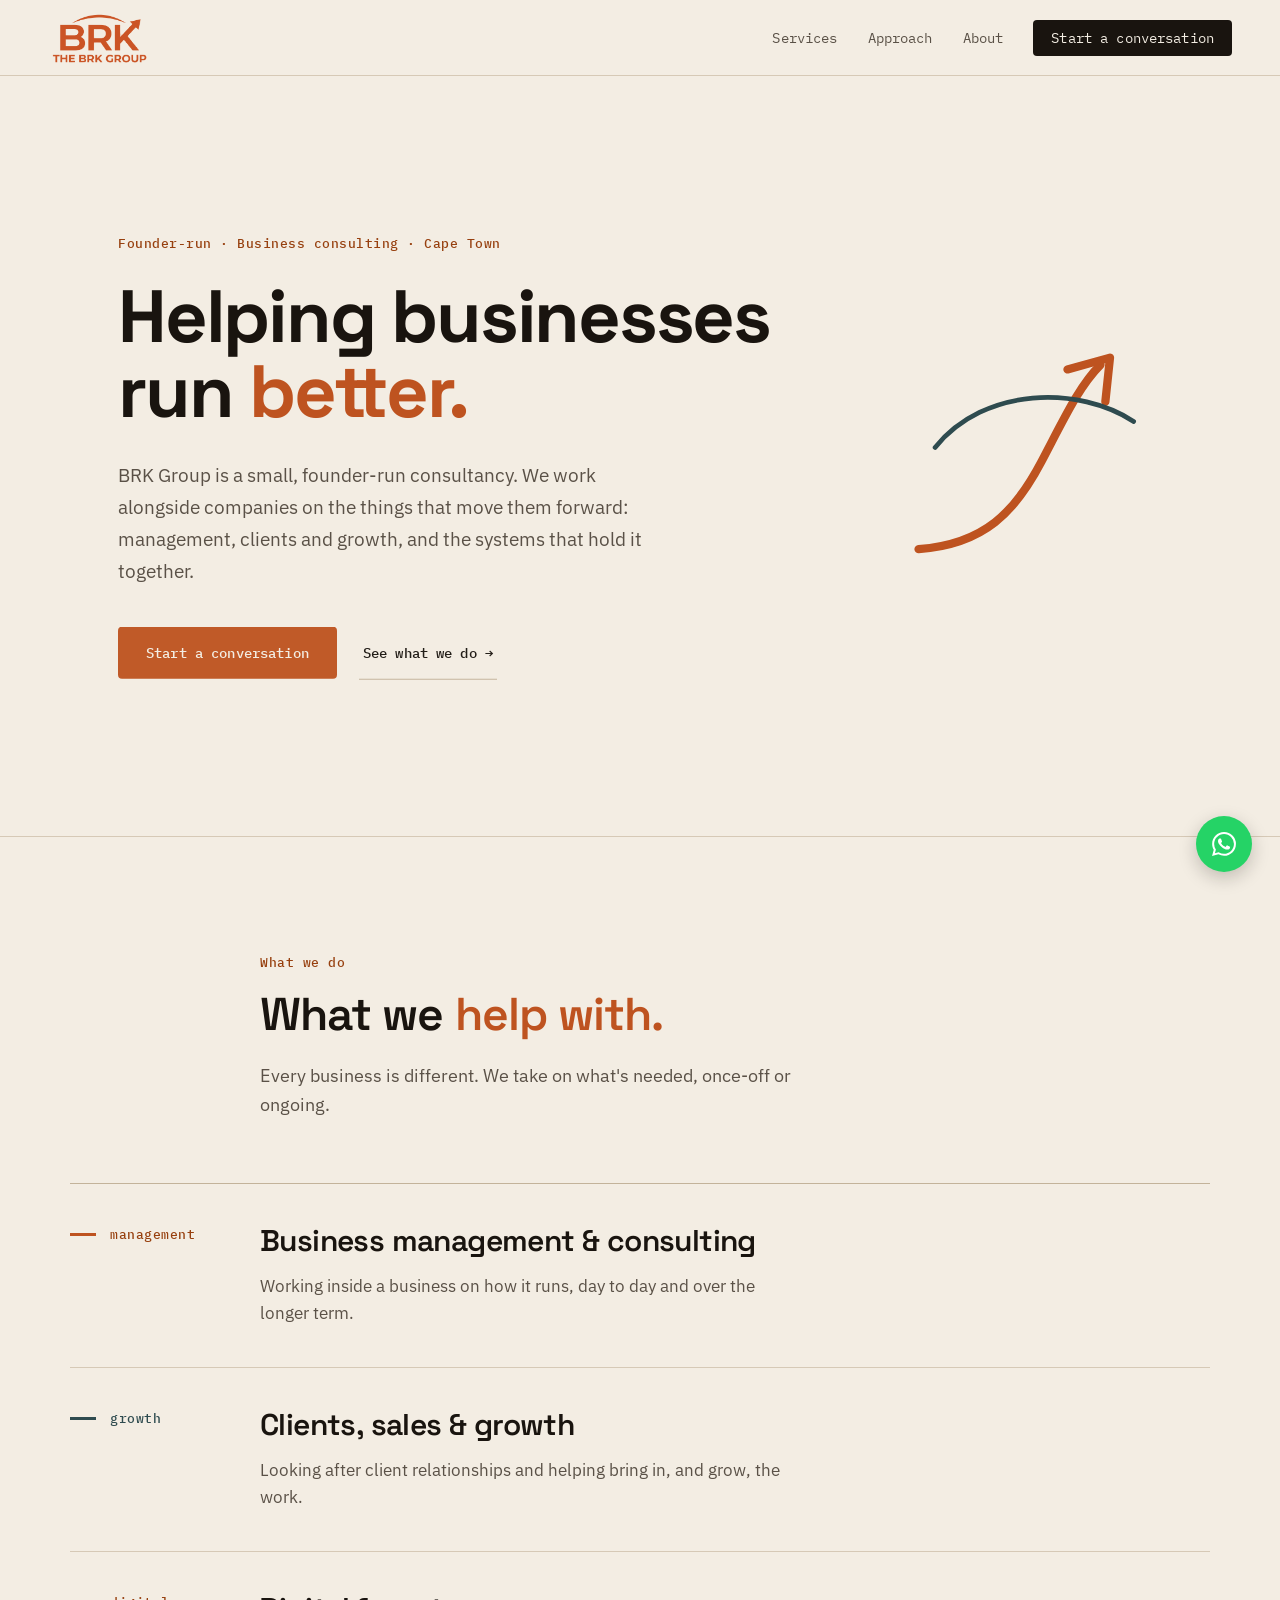
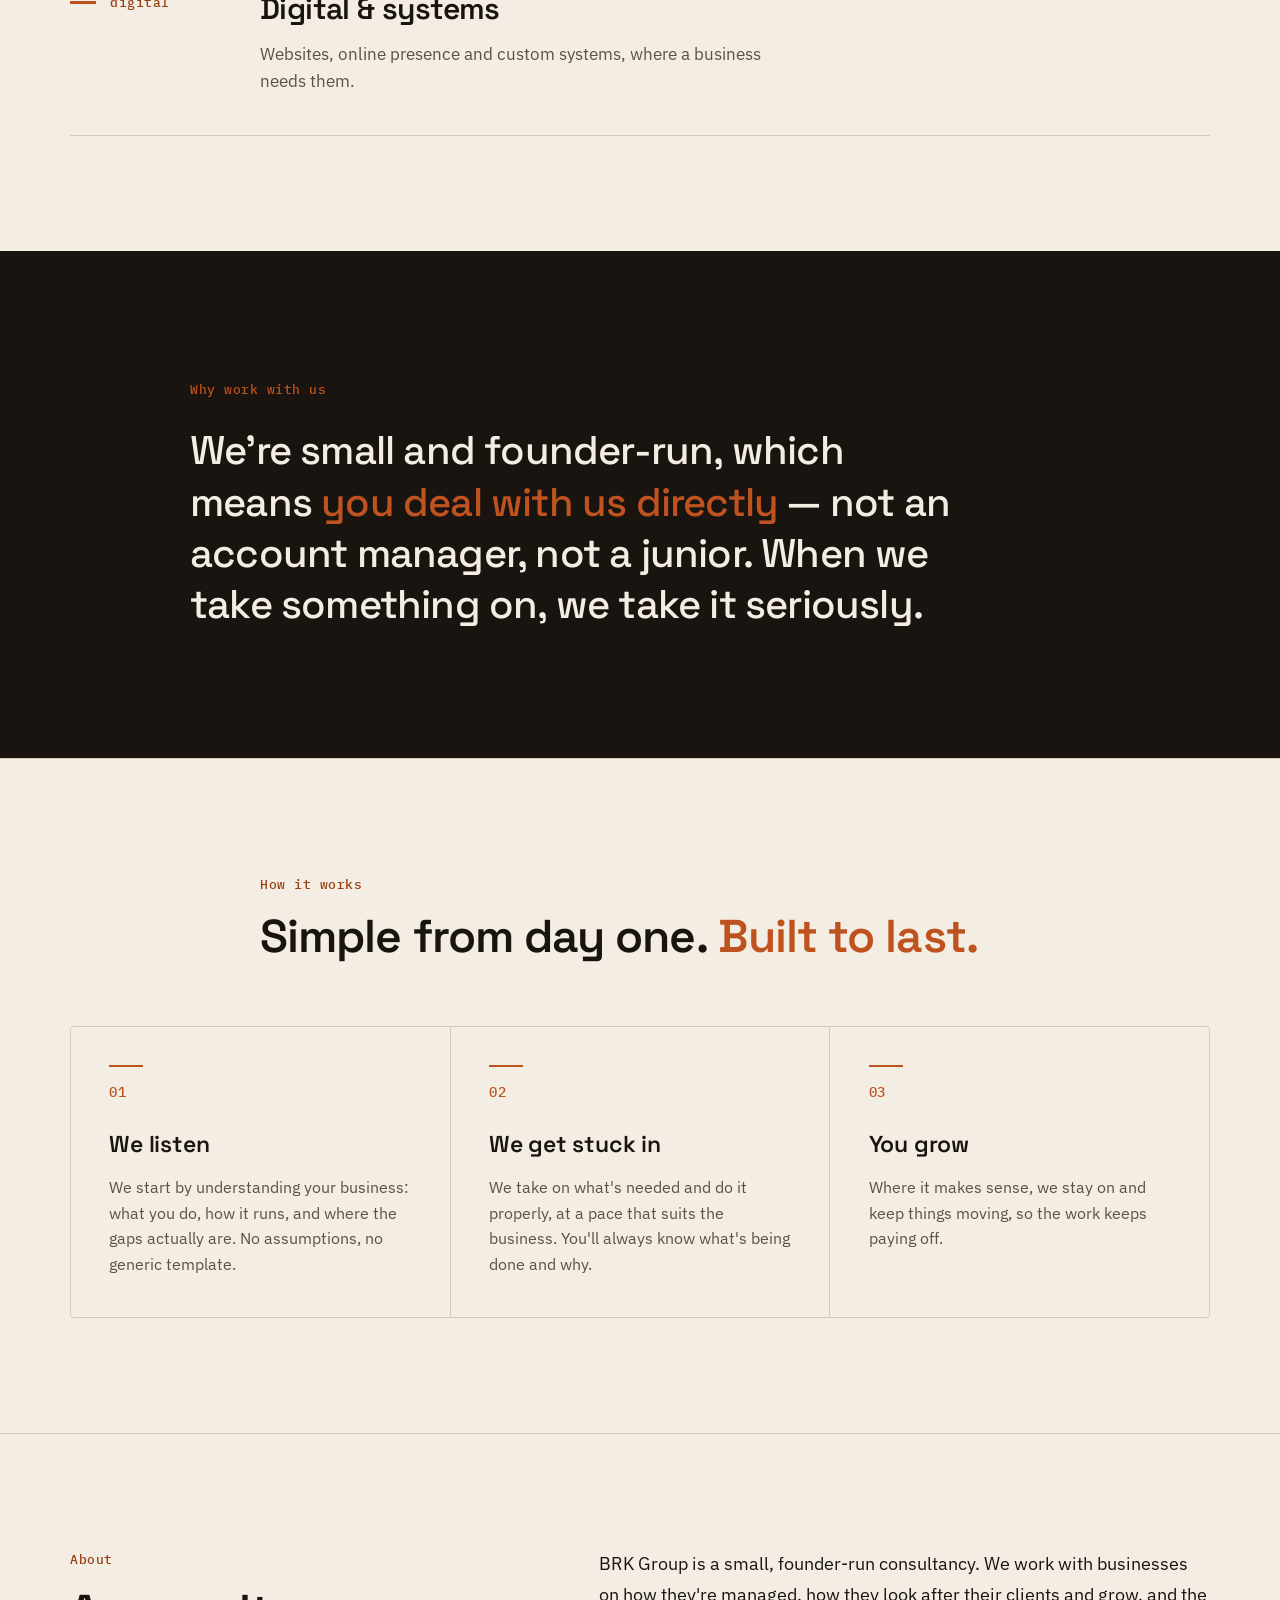
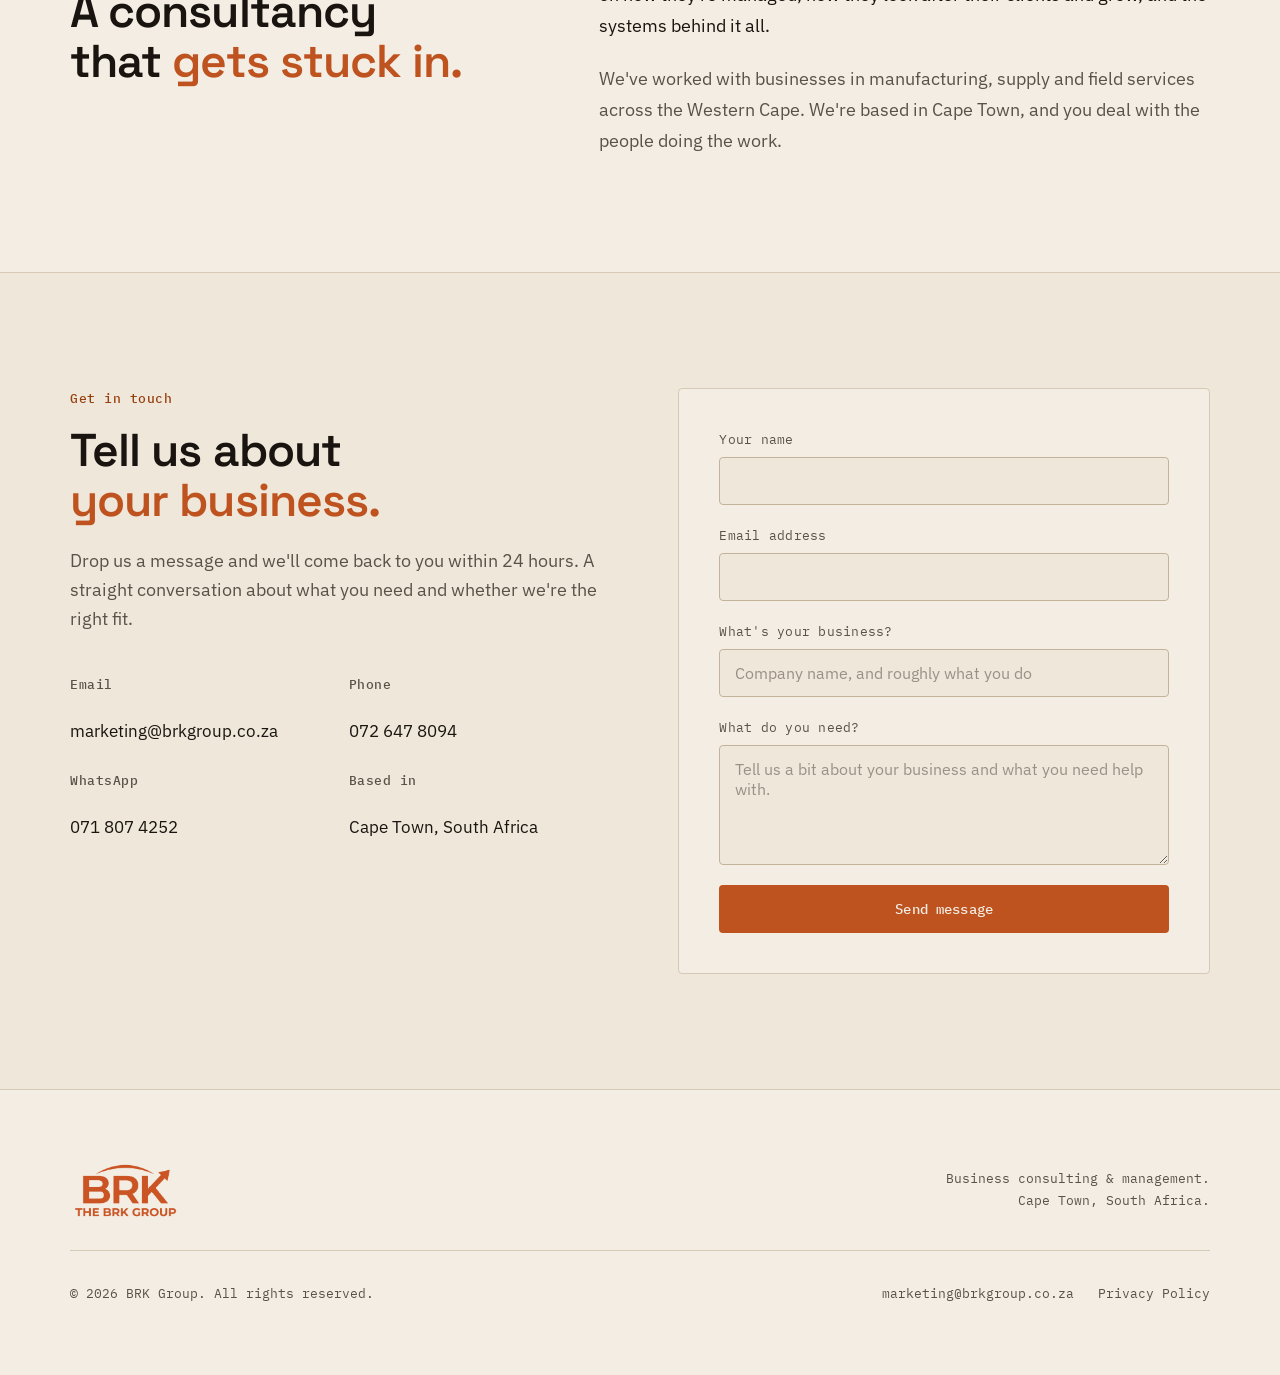
<file: index.html>
<!DOCTYPE html>
<html lang="en">
<head>
  <meta charset="UTF-8">
  <meta name="viewport" content="width=device-width, initial-scale=1.0">
  <meta name="description" content="BRK Group is a founder-run business consultancy based in Cape Town. We work with companies on management, growth and the systems behind them.">
  <title>BRK Group | Business consulting &amp; management</title>
  <meta name="robots" content="index, follow, max-image-preview:large, max-snippet:-1, max-video-preview:-1">
  <link rel="canonical" href="https://brkgroup.co.za">
  <meta property="og:type" content="website">
  <meta property="og:url" content="https://brkgroup.co.za">
  <meta property="og:title" content="BRK Group | Business consulting &amp; management">
  <meta property="og:description" content="BRK Group is a founder-run business consultancy based in Cape Town. We work with companies on management, growth and the systems behind them.">
  <meta property="og:image" content="https://brkgroup.co.za/Images/Branding/BRK Logo Orange Transparent.png">
  <meta name="twitter:card" content="summary_large_image">
  <meta name="twitter:title" content="BRK Group | Business consulting &amp; management">
  <meta name="twitter:description" content="BRK Group is a founder-run business consultancy based in Cape Town. We work with companies on management, growth and the systems behind them.">
  <meta name="twitter:image" content="https://brkgroup.co.za/Images/Branding/BRK Logo Orange Transparent.png">
  <meta name="theme-color" content="#F3EDE3">
  <link rel="icon" href="Images/Branding/BRK Logo Orange Transparent.png" type="image/png">
  <link rel="apple-touch-icon" href="Images/Branding/BRK Logo Orange Transparent.png">

  <!-- Local SEO Schema -->
  <script type="application/ld+json">
  {
    "@context": "https://schema.org",
    "@type": "ProfessionalService",
    "name": "BRK Group",
    "description": "BRK Group is a founder-run business consultancy based in Cape Town. We work with companies on management, growth and the systems behind them.",
    "image": "https://brkgroup.co.za/Images/Branding/edited logo simplified.png",
    "@id": "https://brkgroup.co.za",
    "url": "https://brkgroup.co.za",
    "telephone": "+27726478094",
    "email": "marketing@brkgroup.co.za",
    "address": {
      "@type": "PostalAddress",
      "streetAddress": "",
      "addressLocality": "Cape Town",
      "addressRegion": "Western Cape",
      "postalCode": "",
      "addressCountry": "ZA"
    },
    "geo": {
      "@type": "GeoCoordinates",
      "latitude": -33.9249,
      "longitude": 18.4241
    },
    "areaServed": "Worldwide",
    "openingHoursSpecification": {
      "@type": "OpeningHoursSpecification",
      "dayOfWeek": [
        "Monday",
        "Tuesday",
        "Wednesday",
        "Thursday",
        "Friday"
      ],
      "opens": "08:00",
      "closes": "17:00"
    },
    "sameAs": [
      "https://wa.me/27718074252"
    ]
  }
  </script>

  <link rel="preconnect" href="https://fonts.googleapis.com">
  <link rel="preconnect" href="https://fonts.gstatic.com" crossorigin>
  <link href="https://fonts.googleapis.com/css2?family=Space+Grotesk:wght@500;600;700&family=IBM+Plex+Sans:wght@400;500;600&family=IBM+Plex+Mono:wght@400;500&display=swap" rel="stylesheet">

  <link rel="stylesheet" href="css/styles.css">
</head>
<body>

  <a class="skip-link" href="#main">Skip to content</a>

  <!-- Navigation -->
  <nav class="nav" aria-label="Primary">
    <a href="index.html" class="logo" aria-label="BRK Group — home">
      <img src="Images/Branding/BRK Logo Orange Transparent.png" alt="BRK Group" class="logo-img">
    </a>
    <ul class="nav-links">
      <li><a href="#services">Services</a></li>
      <li><a href="#approach">Approach</a></li>
      <li><a href="#about">About</a></li>
      <li><a href="#contact" class="nav-cta">Start a conversation</a></li>
    </ul>
    <button class="nav-toggle" aria-label="Toggle menu" aria-expanded="false" aria-controls="mobile-menu">
      <span></span>
      <span></span>
      <span></span>
    </button>
  </nav>

  <!-- Mobile Menu -->
  <div class="mobile-menu" id="mobile-menu">
    <ul>
      <li><a href="#services">Services</a></li>
      <li><a href="#approach">Approach</a></li>
      <li><a href="#about">About</a></li>
      <li><a href="#contact" class="nav-cta">Start a conversation</a></li>
    </ul>
  </div>

  <main id="main">

  <!-- Hero Section -->
  <section class="hero">
    <div class="hero-inner">
      <p class="meta hero-meta">Founder-run &middot; Business consulting &middot; Cape Town</p>
      <h1 class="hero-title">
        <span class="line">Helping businesses</span>
        <span class="line">run <span class="accent">better.</span></span>
      </h1>
      <p class="hero-description">
        BRK Group is a small, founder-run consultancy. We work alongside companies on the things that move
        them forward: management, clients and growth, and the systems that hold it together.
      </p>
      <div class="hero-actions">
        <a href="#contact" class="btn btn-primary">Start a conversation</a>
        <a href="#services" class="btn btn-link">See what we do <span aria-hidden="true">&rarr;</span></a>
      </div>
    </div>

    <!-- The one orchestrated motion moment: the growth mark draws in -->
    <div class="hero-mark" aria-hidden="true">
      <svg viewBox="0 0 220 200" fill="none" xmlns="http://www.w3.org/2000/svg" role="presentation">
        <!-- rising growth line -->
        <path class="mark-line" d="M14 182 C70 178 96 150 118 108 C138 70 150 44 168 26"
              stroke="var(--clay)" stroke-width="7" stroke-linecap="round"/>
        <!-- arrowhead -->
        <path class="mark-head" d="M140 30 L176 20 L172 58"
              stroke="var(--clay)" stroke-width="7" stroke-linecap="round" stroke-linejoin="round"/>
        <!-- the arc, echoing the logo -->
        <path class="mark-arc" d="M28 96 C70 44 150 44 196 74"
              stroke="var(--slate)" stroke-width="4" stroke-linecap="round" opacity="0.9"/>
      </svg>
    </div>
  </section>

  <!-- Services / Capability Index -->
  <section id="services" class="section section-services">
    <div class="section-head">
      <p class="meta">What we do</p>
      <h2 class="section-title">What we <span class="accent">help with.</span></h2>
      <p class="section-lede">
        Every business is different. We take on what's needed, once-off or ongoing.
      </p>
    </div>

    <ol class="capability-index" role="list">
      <li class="capability capability--clay">
        <div class="capability-tag"><span class="meta">management</span></div>
        <div class="capability-body">
          <h3>Business management &amp; consulting</h3>
          <p>Working inside a business on how it runs, day to day and over the longer term.</p>
        </div>
      </li>

      <li class="capability capability--slate">
        <div class="capability-tag"><span class="meta">growth</span></div>
        <div class="capability-body">
          <h3>Clients, sales &amp; growth</h3>
          <p>Looking after client relationships and helping bring in, and grow, the work.</p>
        </div>
      </li>

      <li class="capability capability--clay">
        <div class="capability-tag"><span class="meta">digital</span></div>
        <div class="capability-body">
          <h3>Digital &amp; systems</h3>
          <p>Websites, online presence and custom systems, where a business needs them.</p>
        </div>
      </li>
    </ol>
  </section>

  <!-- Ethos band (the one inverted-contrast moment) -->
  <section class="ethos">
    <div class="ethos-inner">
      <p class="meta ethos-meta">Why work with us</p>
      <p class="ethos-statement">
        We're small and founder-run, which means <span class="accent">you deal with us directly</span> —
        not an account manager, not a junior. When we take something on, we take it seriously.
      </p>
    </div>
  </section>

  <!-- Approach (a genuine sequence — numbering earns its place here) -->
  <section id="approach" class="section section-approach">
    <div class="section-head">
      <p class="meta">How it works</p>
      <h2 class="section-title">Simple from day one. <span class="accent">Built to last.</span></h2>
    </div>
    <ol class="steps">
      <li class="step">
        <span class="step-num meta">01</span>
        <h3>We listen</h3>
        <p>We start by understanding your business: what you do, how it runs, and where the gaps actually
           are. No assumptions, no generic template.</p>
      </li>
      <li class="step">
        <span class="step-num meta">02</span>
        <h3>We get stuck in</h3>
        <p>We take on what's needed and do it properly, at a pace that suits the business. You'll always
           know what's being done and why.</p>
      </li>
      <li class="step">
        <span class="step-num meta">03</span>
        <h3>You grow</h3>
        <p>Where it makes sense, we stay on and keep things moving, so the work keeps paying off.</p>
      </li>
    </ol>
  </section>

  <!-- About -->
  <section id="about" class="section section-about">
    <div class="about-grid">
      <div class="section-head about-head">
        <p class="meta">About</p>
        <h2 class="section-title">A consultancy that <span class="accent">gets stuck in.</span></h2>
      </div>
      <div class="about-body">
        <p>BRK Group is a small, founder-run consultancy. We work with businesses on how they're managed,
           how they look after their clients and grow, and the systems behind it all.</p>
        <p>We've worked with businesses in manufacturing, supply and field services across the Western Cape.
           We're based in Cape Town, and you deal with the people doing the work.</p>
      </div>
    </div>
  </section>

  <!-- Contact -->
  <section id="contact" class="section section-contact">
    <div class="contact-grid">
      <div class="contact-content">
        <p class="meta">Get in touch</p>
        <h2 class="section-title">Tell us about <span class="accent">your business.</span></h2>
        <p class="contact-lede">Drop us a message and we'll come back to you within 24 hours. A straight conversation about
           what you need and whether we're the right fit.</p>
        <div class="contact-info">
          <div class="contact-item">
            <span class="contact-label meta">Email</span>
            <a href="mailto:marketing@brkgroup.co.za">marketing@brkgroup.co.za</a>
          </div>
          <div class="contact-item">
            <span class="contact-label meta">Phone</span>
            <a href="tel:+27726478094">072 647 8094</a>
          </div>
          <div class="contact-item">
            <span class="contact-label meta">WhatsApp</span>
            <a href="https://wa.me/27718074252">071 807 4252</a>
          </div>
          <div class="contact-item">
            <span class="contact-label meta">Based in</span>
            <span>Cape Town, South Africa</span>
          </div>
        </div>
      </div>
      <form class="contact-form" action="https://formsubmit.co/ajax/marketing@brkgroup.co.za" method="POST">
        <input type="hidden" name="_subject" value="New enquiry from BRK Group website">
        <input type="text" name="_honey" style="display:none" tabindex="-1" autocomplete="off">
        <div class="form-group">
          <label for="name">Your name</label>
          <input type="text" id="name" name="name" required>
        </div>
        <div class="form-group">
          <label for="email">Email address</label>
          <input type="email" id="email" name="email" required>
        </div>
        <div class="form-group">
          <label for="business">What's your business?</label>
          <input type="text" id="business" name="business" placeholder="Company name, and roughly what you do">
        </div>
        <div class="form-group">
          <label for="message">What do you need?</label>
          <textarea id="message" name="message" rows="4" placeholder="Tell us a bit about your business and what you need help with."></textarea>
        </div>
        <button type="submit" class="btn btn-primary btn-full">Send message</button>
        <div class="form-success" role="status" aria-live="polite">
          <p>Thanks for reaching out. We'll be in touch within 24 hours.</p>
        </div>
      </form>
    </div>
  </section>

  </main>

  <!-- Footer -->
  <footer class="footer">
    <div class="footer-top">
      <a href="index.html" class="logo" aria-label="BRK Group — home">
        <img src="Images/Branding/BRK Logo Orange Transparent.png" alt="BRK Group" class="logo-img">
      </a>
      <p class="footer-tagline">Business consulting &amp; management.<br>Cape Town, South Africa.</p>
    </div>
    <div class="footer-bottom">
      <p>&copy; <span id="copyright-year">2026</span> BRK Group. All rights reserved.</p>
      <div class="footer-links">
        <a href="mailto:marketing@brkgroup.co.za">marketing@brkgroup.co.za</a>
        <a href="privacy.html">Privacy Policy</a>
      </div>
    </div>
  </footer>

  <script defer src="https://cdnjs.cloudflare.com/ajax/libs/gsap/3.12.5/gsap.min.js"></script>
  <script defer src="js/main.js"></script>

  <!-- Floating WhatsApp Button -->
  <a href="https://wa.me/27718074252" class="whatsapp-float" target="_blank" rel="noopener" aria-label="Chat on WhatsApp">
    <svg width="24" height="24" viewBox="0 0 24 24" fill="currentColor" xmlns="http://www.w3.org/2000/svg" aria-hidden="true">
      <path d="M17.472 14.382c-.297-.149-1.758-.867-2.03-.967-.273-.099-.471-.148-.67.15-.197.297-.767.966-.94 1.164-.173.199-.347.223-.644.075-.297-.15-1.255-.463-2.39-1.475-.883-.788-1.48-1.761-1.653-2.059-.173-.297-.018-.458.13-.606.134-.133.298-.347.446-.52.149-.174.198-.298.298-.497.099-.198.05-.371-.025-.52-.075-.149-.669-1.612-.916-2.207-.242-.579-.487-.5-.669-.51-.173-.008-.371-.01-.57-.01-.198 0-.52.074-.792.372-.272.297-1.04 1.016-1.04 2.479 0 1.462 1.065 2.875 1.213 3.074.149.198 2.096 3.2 5.077 4.487.709.306 1.262.489 1.694.625.712.227 1.36.195 1.871.118.571-.085 1.758-.719 2.006-1.413.248-.694.248-1.289.173-1.413-.074-.124-.272-.198-.57-.347m-5.421 7.403h-.004a9.87 9.87 0 01-5.031-1.378l-.361-.214-3.741.982.998-3.648-.235-.374a9.86 9.86 0 01-1.51-5.26c.001-5.45 4.436-9.884 9.888-9.884 2.64 0 5.122 1.03 6.988 2.898a9.825 9.825 0 012.893 6.994c-.003 5.45-4.437 9.884-9.885 9.884m8.413-18.297A11.815 11.815 0 0012.05 0C5.495 0 .16 5.335.157 11.892c0 2.096.547 4.142 1.588 5.945L.057 24l6.305-1.654a11.882 11.882 0 005.683 1.448h.005c6.554 0 11.89-5.335 11.893-11.893a11.821 11.821 0 00-3.48-8.413z"/>
    </svg>
  </a>
</body>
</html>
</file>
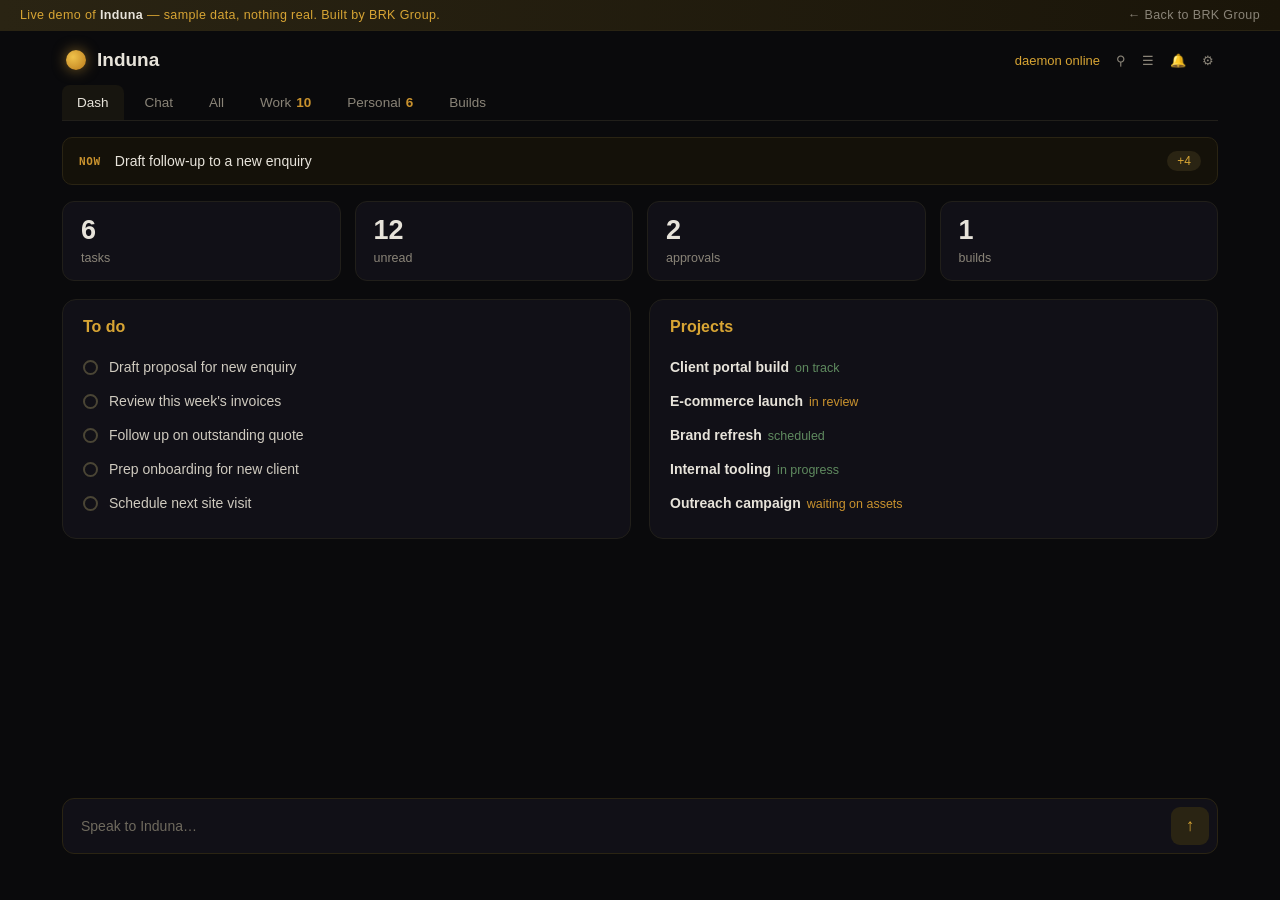
<file: demo/induna/index.html>
<!DOCTYPE html>
<html lang="en">
<head>
<meta charset="utf-8">
<meta name="viewport" content="width=device-width, initial-scale=1.0">
<meta name="robots" content="noindex, nofollow">
<title>Induna — live demo (sample data)</title>
<style>
  *{margin:0;padding:0;box-sizing:border-box;font-family:-apple-system,'Segoe UI',Roboto,Arial,sans-serif}
  :root{
    --bg:#0a0a0c; --panel:#111017; --panel2:#141109; --line:#211f1a; --line2:#2a2413;
    --text:#e7e3da; --muted:#8a8478; --dim:#cfcabf; --amber:#d8a534; --amber-soft:#c9922e;
    --green:#5f8a5f;
  }
  html,body{background:var(--bg);color:var(--text);min-height:100vh}
  a{color:inherit}
  .demo-ribbon{
    background:linear-gradient(90deg,#2a2413,#1a1509);
    border-bottom:1px solid var(--line2);
    color:var(--amber);font-size:12.5px;font-family:ui-monospace,monospace;letter-spacing:.03em;
    padding:8px 20px;display:flex;gap:10px;align-items:center;justify-content:center;text-align:center;
  }
  .demo-ribbon b{color:var(--text)}
  .demo-ribbon .back{margin-left:auto;color:var(--muted);text-decoration:none}
  .demo-ribbon .back:hover{color:var(--text)}
  .wrap{max-width:1200px;margin:0 auto;padding:0 22px 40px;display:flex;flex-direction:column;min-height:calc(100vh - 37px)}
  header{display:flex;align-items:center;justify-content:space-between;padding:18px 4px 14px}
  .brand{display:flex;align-items:center;gap:11px;font-size:19px;font-weight:800}
  .mark{width:20px;height:20px;border-radius:50%;background:radial-gradient(circle at 35% 35%,#f0c24a,#b9791b);box-shadow:0 0 14px rgba(240,180,60,.5)}
  .rt{display:flex;align-items:center;gap:16px;color:var(--muted);font-size:13px}
  .rt .on{color:var(--amber)}
  .tabs{display:flex;gap:6px;border-bottom:1px solid var(--line);flex-wrap:wrap}
  .tab{padding:10px 15px;font-size:13.5px;color:var(--muted);border-radius:8px 8px 0 0;background:none;border:none;cursor:pointer}
  .tab.on{background:#17150f;color:var(--text)}
  .tab b{color:var(--amber-soft);font-weight:700;margin-left:5px}
  .now{margin:16px 0;background:var(--panel2);border:1px solid var(--line2);border-radius:10px;padding:13px 16px;display:flex;align-items:center;gap:14px;font-size:14px}
  .now .lab{color:var(--amber-soft);font-family:ui-monospace,monospace;font-size:11px;font-weight:700;letter-spacing:.06em}
  .now .pill{margin-left:auto;background:var(--line2);color:var(--amber);font-size:12px;padding:3px 10px;border-radius:20px}
  .tiles{display:grid;grid-template-columns:repeat(4,1fr);gap:14px;margin-bottom:18px}
  .tile{background:var(--panel);border:1px solid var(--line);border-radius:12px;padding:15px 18px}
  .tile b{font-size:27px;font-weight:800;display:block;line-height:1}
  .tile span{color:var(--muted);font-size:12.5px;margin-top:7px;display:block}
  .cols{display:grid;grid-template-columns:1fr 1fr;gap:18px}
  .panel{background:var(--panel);border:1px solid var(--line);border-radius:14px;padding:18px 20px}
  .panel h3{color:var(--amber);font-size:16px;font-weight:700;margin-bottom:14px}
  .todo{display:flex;align-items:center;gap:11px;padding:9px 0;font-size:14px;color:var(--dim)}
  .todo .ring{width:15px;height:15px;border:2px solid #4a4535;border-radius:50%;flex:none}
  .prj{padding:9px 0;font-size:14px}
  .prj .n{font-weight:600;color:var(--text)}
  .prj .s{color:var(--green);font-size:12.5px;margin-left:6px}
  .prj .s.warn{color:var(--amber-soft)}
  .view{display:none}
  .view.on{display:block}
  .list{background:var(--panel);border:1px solid var(--line);border-radius:14px;padding:8px 20px}
  .list .item{display:flex;align-items:center;gap:12px;padding:14px 0;border-bottom:1px solid var(--line);font-size:14.5px;color:var(--dim)}
  .list .item:last-child{border-bottom:none}
  .list .item .ring{width:15px;height:15px;border:2px solid #4a4535;border-radius:50%;flex:none}
  .list .item .tagm{margin-left:auto;font-size:11.5px;font-family:ui-monospace,monospace;color:var(--muted);background:#191712;padding:3px 9px;border-radius:20px}
  .chat{background:var(--panel);border:1px solid var(--line);border-radius:14px;padding:18px 20px;display:flex;flex-direction:column;gap:14px}
  .msg{max-width:76%;padding:11px 15px;border-radius:12px;font-size:14px;line-height:1.5}
  .msg.you{align-self:flex-end;background:#1c2740;color:#dbe6f7}
  .msg.ind{align-self:flex-start;background:var(--panel2);border:1px solid var(--line2);color:var(--dim)}
  .msg .who{display:block;font-size:11px;color:var(--muted);margin-bottom:4px;font-family:ui-monospace,monospace}
  .ask{margin-top:auto;padding-top:20px}
  .ask form{background:var(--panel);border:1px solid var(--line2);border-radius:12px;padding:8px 8px 8px 18px;display:flex;align-items:center;gap:10px}
  .ask input{flex:1;background:none;border:none;color:var(--text);font-size:14px;outline:none;padding:8px 0}
  .ask input::placeholder{color:#6f6a5e}
  .send{width:38px;height:38px;border-radius:9px;background:var(--line2);color:var(--amber);border:none;font-size:17px;cursor:pointer;flex:none}
  .send:hover{background:#37301c}
  @media (max-width:720px){ .tiles{grid-template-columns:repeat(2,1fr)} .cols{grid-template-columns:1fr} .rt span:not(.on){display:none} }
</style>
</head>
<body>
  <div class="demo-ribbon">
    <span>Live demo of <b>Induna</b> — sample data, nothing real. Built by BRK Group.</span>
    <a class="back" href="../../index.html#work">← Back to BRK Group</a>
  </div>

  <div class="wrap">
    <header>
      <div class="brand"><span class="mark"></span>Induna</div>
      <div class="rt"><span class="on">daemon online</span><span>&#9906;</span><span>&#9776;</span><span>&#128276;</span><span>&#9881;</span></div>
    </header>

    <div class="tabs" role="tablist">
      <button class="tab on" data-view="dash">Dash</button>
      <button class="tab" data-view="chat">Chat</button>
      <button class="tab" data-view="all">All</button>
      <button class="tab" data-view="work">Work<b>10</b></button>
      <button class="tab" data-view="personal">Personal<b>6</b></button>
      <button class="tab" data-view="builds">Builds</button>
    </div>

    <!-- Dash -->
    <section class="view on" id="view-dash">
      <div class="now"><span class="lab">NOW</span><span>Draft follow-up to a new enquiry</span><span class="pill">+4</span></div>
      <div class="tiles">
        <div class="tile"><b>6</b><span>tasks</span></div>
        <div class="tile"><b>12</b><span>unread</span></div>
        <div class="tile"><b>2</b><span>approvals</span></div>
        <div class="tile"><b>1</b><span>builds</span></div>
      </div>
      <div class="cols">
        <div class="panel">
          <h3>To do</h3>
          <div class="todo"><span class="ring"></span>Draft proposal for new enquiry</div>
          <div class="todo"><span class="ring"></span>Review this week's invoices</div>
          <div class="todo"><span class="ring"></span>Follow up on outstanding quote</div>
          <div class="todo"><span class="ring"></span>Prep onboarding for new client</div>
          <div class="todo"><span class="ring"></span>Schedule next site visit</div>
        </div>
        <div class="panel">
          <h3>Projects</h3>
          <div class="prj"><span class="n">Client portal build</span><span class="s">on track</span></div>
          <div class="prj"><span class="n">E-commerce launch</span><span class="s warn">in review</span></div>
          <div class="prj"><span class="n">Brand refresh</span><span class="s">scheduled</span></div>
          <div class="prj"><span class="n">Internal tooling</span><span class="s">in progress</span></div>
          <div class="prj"><span class="n">Outreach campaign</span><span class="s warn">waiting on assets</span></div>
        </div>
      </div>
    </section>

    <!-- Chat -->
    <section class="view" id="view-chat">
      <div class="chat" id="chat">
        <div class="msg ind"><span class="who">induna</span>Morning. You've got 6 open tasks and 2 things waiting on your approval. Want me to line up the day?</div>
        <div class="msg you"><span class="who">you</span>Yes — what's most urgent?</div>
        <div class="msg ind"><span class="who">induna</span>The outstanding quote follow-up is 3 days old, and the new enquiry still needs a reply. I've drafted both — say the word and I'll send.</div>
      </div>
    </section>

    <!-- All -->
    <section class="view" id="view-all">
      <div class="list">
        <div class="item"><span class="ring"></span>Draft proposal for new enquiry<span class="tagm">work</span></div>
        <div class="item"><span class="ring"></span>Review this week's invoices<span class="tagm">work</span></div>
        <div class="item"><span class="ring"></span>Book dentist appointment<span class="tagm">personal</span></div>
        <div class="item"><span class="ring"></span>Follow up on outstanding quote<span class="tagm">work</span></div>
        <div class="item"><span class="ring"></span>Renew vehicle licence<span class="tagm">personal</span></div>
        <div class="item"><span class="ring"></span>Prep onboarding for new client<span class="tagm">work</span></div>
      </div>
    </section>

    <!-- Work -->
    <section class="view" id="view-work">
      <div class="list">
        <div class="item"><span class="ring"></span>Draft proposal for new enquiry<span class="tagm">today</span></div>
        <div class="item"><span class="ring"></span>Review this week's invoices<span class="tagm">today</span></div>
        <div class="item"><span class="ring"></span>Follow up on outstanding quote<span class="tagm">overdue</span></div>
        <div class="item"><span class="ring"></span>Prep onboarding for new client<span class="tagm">this week</span></div>
        <div class="item"><span class="ring"></span>Schedule next site visit<span class="tagm">this week</span></div>
        <div class="item"><span class="ring"></span>Send monthly report<span class="tagm">this week</span></div>
      </div>
    </section>

    <!-- Personal -->
    <section class="view" id="view-personal">
      <div class="list">
        <div class="item"><span class="ring"></span>Book dentist appointment<span class="tagm">soon</span></div>
        <div class="item"><span class="ring"></span>Renew vehicle licence<span class="tagm">this month</span></div>
        <div class="item"><span class="ring"></span>Plan weekend away<span class="tagm">someday</span></div>
        <div class="item"><span class="ring"></span>Sort out home insurance quote<span class="tagm">this week</span></div>
      </div>
    </section>

    <!-- Builds -->
    <section class="view" id="view-builds">
      <div class="list">
        <div class="item"><span class="ring"></span>Client portal — build queued<span class="tagm">building</span></div>
        <div class="item"><span class="ring"></span>Landing page variant — ready to deploy<span class="tagm">ready</span></div>
      </div>
    </section>

    <div class="ask">
      <form id="ask-form" autocomplete="off">
        <input id="ask-input" placeholder="Speak to Induna…" aria-label="Speak to Induna">
        <button class="send" type="submit" aria-label="Send">&uarr;</button>
      </form>
    </div>
  </div>

  <script>
    // Tab switching
    var tabs = document.querySelectorAll('.tab');
    var views = document.querySelectorAll('.view');
    tabs.forEach(function(t){
      t.addEventListener('click', function(){
        tabs.forEach(function(x){x.classList.remove('on')});
        t.classList.add('on');
        var v = t.getAttribute('data-view');
        views.forEach(function(s){ s.classList.toggle('on', s.id === 'view-'+v); });
      });
    });

    // Canned chat responses (fully client-side, no backend)
    var form = document.getElementById('ask-form');
    var input = document.getElementById('ask-input');
    var chat = document.getElementById('chat');
    var replies = [
      "On it. I've drafted that and popped it in your approvals — take a look when you're ready.",
      "Done — I've added it to your list and set a reminder.",
      "Here's a first pass. Want me to tighten the tone or send as-is?",
      "Noted. I'll keep an eye on it and nudge you if it goes quiet."
    ];
    var r = 0;
    form.addEventListener('submit', function(e){
      e.preventDefault();
      var text = input.value.trim();
      if(!text) return;
      // jump to chat view
      tabs.forEach(function(x){x.classList.toggle('on', x.getAttribute('data-view')==='chat')});
      views.forEach(function(s){ s.classList.toggle('on', s.id==='view-chat'); });
      add('you', text);
      input.value = '';
      var reply = replies[r % replies.length]; r++;
      setTimeout(function(){ add('ind', reply); }, 500);
    });
    function add(who, text){
      var d = document.createElement('div');
      d.className = 'msg ' + (who==='you'?'you':'ind');
      var w = document.createElement('span'); w.className='who'; w.textContent = who==='you'?'you':'induna';
      d.appendChild(w); d.appendChild(document.createTextNode(text));
      chat.appendChild(d);
      chat.scrollTop = chat.scrollHeight;
    }
  </script>
</body>
</html>
</file>
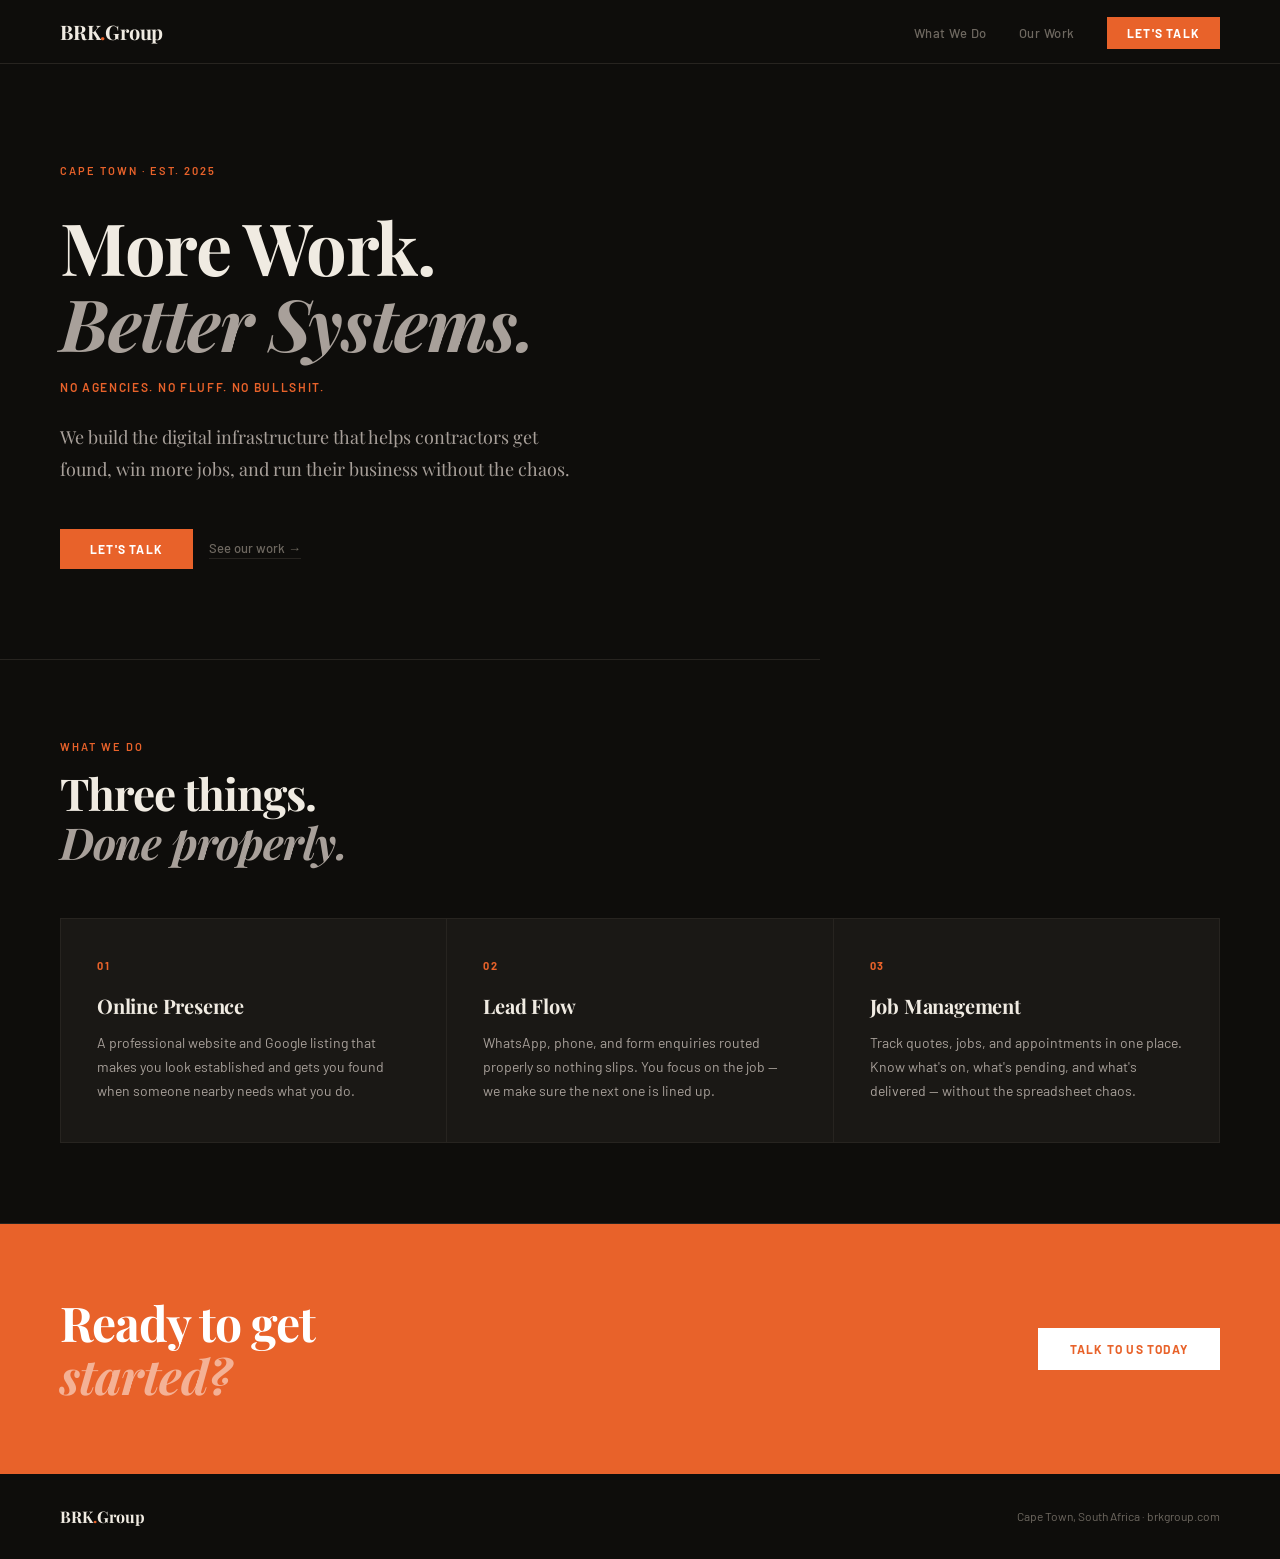
<file: brk-serif.html>
<!DOCTYPE html>
<html lang="en">
<head>
<meta charset="UTF-8">
<meta name="viewport" content="width=device-width, initial-scale=1.0">
<title>BRK Group</title>
<link href="https://fonts.googleapis.com/css2?family=Playfair+Display:wght@400;500;700&family=Barlow+Condensed:wght@800;900&family=Barlow:wght@400;500;600&display=swap" rel="stylesheet">
<style>
  *, *::before, *::after { box-sizing: border-box; margin: 0; padding: 0; }

  :root {
    --black: #0e0d0b;
    --card: #1a1815;
    --border: #272420;
    --orange: #e8622a;
    --cream: #f0ebe2;
    --muted: #6e6860;
    --text: #a8a09a;
  }

  body {
    background: var(--black);
    color: var(--cream);
    font-family: 'Playfair Display', Georgia, serif;
    -webkit-font-smoothing: antialiased;
  }

  /* NAV */
  nav {
    display: flex;
    justify-content: space-between;
    align-items: center;
    padding: 0 60px;
    height: 64px;
    border-bottom: 1px solid var(--border);
  }

  .logo {
    font-family: 'Playfair Display', serif;
    font-weight: 700;
    font-size: 20px;
    letter-spacing: -0.01em;
    color: var(--cream);
  }

  .logo span {
    color: var(--orange);
  }

  nav ul {
    list-style: none;
    display: flex;
    gap: 32px;
    align-items: center;
  }

  nav ul li a {
    color: var(--muted);
    text-decoration: none;
    font-family: 'Barlow', sans-serif;
    font-size: 13px;
    font-weight: 500;
    letter-spacing: 0.04em;
  }

  .nav-cta {
    background: var(--orange);
    color: white !important;
    font-family: 'Barlow', sans-serif !important;
    font-size: 12px !important;
    font-weight: 700 !important;
    letter-spacing: 0.1em !important;
    text-transform: uppercase;
    padding: 9px 20px !important;
  }

  /* HERO */
  .hero {
    padding: 100px 60px 90px;
    border-bottom: 1px solid var(--border);
    max-width: 820px;
  }

  .hero-sub-label {
    font-family: 'Barlow', sans-serif;
    font-size: 11px;
    font-weight: 600;
    letter-spacing: 0.18em;
    text-transform: uppercase;
    color: var(--orange);
    margin-bottom: 32px;
  }

  .hero h1 {
    font-family: 'Playfair Display', serif;
    font-weight: 700;
    font-size: 72px;
    line-height: 1.05;
    letter-spacing: -0.02em;
    color: var(--cream);
    margin-bottom: 12px;
  }

  .hero h1 em {
    font-style: italic;
    color: var(--text);
  }

  .hero-tagline {
    font-family: 'Barlow', sans-serif;
    font-size: 12px;
    font-weight: 600;
    letter-spacing: 0.14em;
    text-transform: uppercase;
    color: var(--orange);
    margin-bottom: 28px;
    margin-top: 20px;
  }

  .hero p {
    font-size: 18px;
    color: var(--text);
    line-height: 1.75;
    max-width: 520px;
    font-weight: 400;
    margin-bottom: 44px;
  }

  .hero-actions {
    display: flex;
    gap: 16px;
    align-items: center;
  }

  .btn-primary {
    background: var(--orange);
    color: white;
    padding: 13px 30px;
    font-family: 'Barlow', sans-serif;
    font-size: 12px;
    font-weight: 700;
    letter-spacing: 0.1em;
    text-transform: uppercase;
    text-decoration: none;
  }

  .btn-ghost {
    color: var(--muted);
    font-family: 'Barlow', sans-serif;
    font-size: 13px;
    font-weight: 500;
    text-decoration: none;
    border-bottom: 1px solid var(--border);
    padding-bottom: 2px;
  }

  /* SECTION */
  .section {
    padding: 80px 60px;
    border-bottom: 1px solid var(--border);
  }

  .section-eyebrow {
    font-family: 'Barlow', sans-serif;
    font-size: 11px;
    font-weight: 600;
    letter-spacing: 0.18em;
    text-transform: uppercase;
    color: var(--orange);
    margin-bottom: 16px;
  }

  .section h2 {
    font-family: 'Playfair Display', serif;
    font-weight: 700;
    font-size: 44px;
    line-height: 1.1;
    letter-spacing: -0.02em;
    margin-bottom: 52px;
    color: var(--cream);
  }

  .section h2 em {
    font-style: italic;
    color: var(--text);
  }

  /* PILLARS */
  .pillars {
    display: grid;
    grid-template-columns: repeat(3, 1fr);
    gap: 1px;
    background: var(--border);
    border: 1px solid var(--border);
  }

  .pillar {
    background: var(--card);
    padding: 40px 36px;
  }

  .pillar-num {
    font-family: 'Barlow', sans-serif;
    font-size: 11px;
    font-weight: 700;
    letter-spacing: 0.14em;
    color: var(--orange);
    margin-bottom: 20px;
  }

  .pillar h3 {
    font-family: 'Playfair Display', serif;
    font-weight: 700;
    font-size: 20px;
    margin-bottom: 12px;
    color: var(--cream);
    letter-spacing: -0.01em;
  }

  .pillar p {
    font-family: 'Barlow', sans-serif;
    font-size: 14px;
    font-weight: 400;
    color: var(--text);
    line-height: 1.7;
  }

  /* CTA BAND */
  .cta-band {
    background: var(--orange);
    padding: 72px 60px;
    display: flex;
    justify-content: space-between;
    align-items: center;
    gap: 40px;
  }

  .cta-band h2 {
    font-family: 'Playfair Display', serif;
    font-weight: 700;
    font-size: 48px;
    line-height: 1.1;
    color: white;
    letter-spacing: -0.02em;
  }

  .cta-band h2 em {
    font-style: italic;
    color: rgba(255,255,255,0.5);
  }

  .btn-white {
    background: white;
    color: var(--orange);
    padding: 14px 32px;
    font-family: 'Barlow', sans-serif;
    font-size: 12px;
    font-weight: 700;
    letter-spacing: 0.1em;
    text-transform: uppercase;
    text-decoration: none;
    white-space: nowrap;
    flex-shrink: 0;
  }

  /* FOOTER */
  footer {
    padding: 32px 60px;
    display: flex;
    justify-content: space-between;
    align-items: center;
  }

  .footer-logo {
    font-family: 'Playfair Display', serif;
    font-weight: 700;
    font-size: 16px;
    color: var(--cream);
  }

  .footer-logo span { color: var(--orange); }

  footer p {
    font-family: 'Barlow', sans-serif;
    font-size: 12px;
    color: var(--muted);
  }
</style>
</head>
<body>

<nav>
  <div class="logo">BRK<span>.</span>Group</div>
  <ul>
    <li><a href="#">What We Do</a></li>
    <li><a href="#">Our Work</a></li>
    <li><a class="nav-cta" href="#">Let's Talk</a></li>
  </ul>
</nav>

<section class="hero">
  <div class="hero-sub-label">Cape Town · Est. 2025</div>
  <h1>More Work.<br><em>Better Systems.</em></h1>
  <div class="hero-tagline">No agencies. No fluff. No bullshit.</div>
  <p>We build the digital infrastructure that helps contractors get found, win more jobs, and run their business without the chaos.</p>
  <div class="hero-actions">
    <a href="#" class="btn-primary">Let's Talk</a>
    <a href="#" class="btn-ghost">See our work →</a>
  </div>
</section>

<section class="section">
  <div class="section-eyebrow">What We Do</div>
  <h2>Three things.<br><em>Done properly.</em></h2>
  <div class="pillars">
    <div class="pillar">
      <div class="pillar-num">01</div>
      <h3>Online Presence</h3>
      <p>A professional website and Google listing that makes you look established and gets you found when someone nearby needs what you do.</p>
    </div>
    <div class="pillar">
      <div class="pillar-num">02</div>
      <h3>Lead Flow</h3>
      <p>WhatsApp, phone, and form enquiries routed properly so nothing slips. You focus on the job — we make sure the next one is lined up.</p>
    </div>
    <div class="pillar">
      <div class="pillar-num">03</div>
      <h3>Job Management</h3>
      <p>Track quotes, jobs, and appointments in one place. Know what's on, what's pending, and what's delivered — without the spreadsheet chaos.</p>
    </div>
  </div>
</section>

<div class="cta-band">
  <h2>Ready to get<br><em>started?</em></h2>
  <a href="#" class="btn-white">Talk To Us Today</a>
</div>

<footer>
  <div class="footer-logo">BRK<span>.</span>Group</div>
  <p>Cape Town, South Africa · brkgroup.com</p>
</footer>

</body>
</html>
</file>
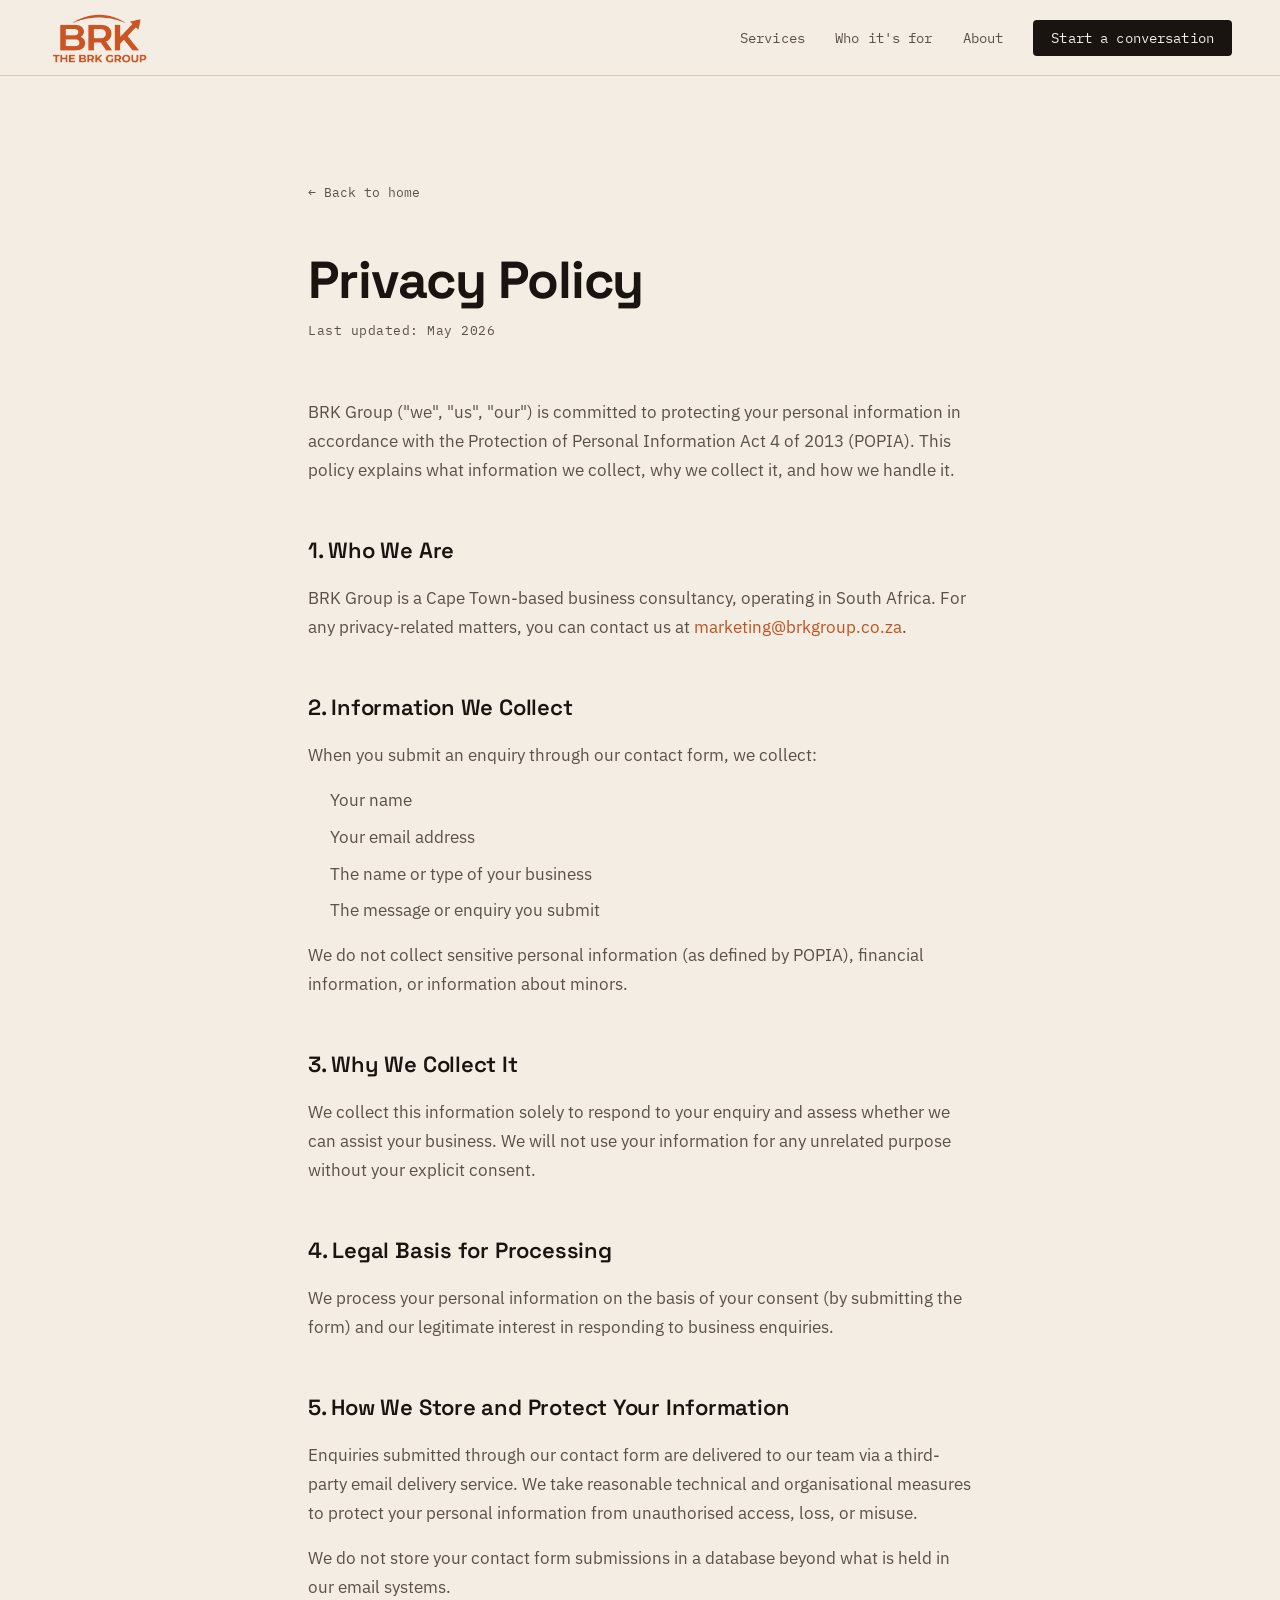
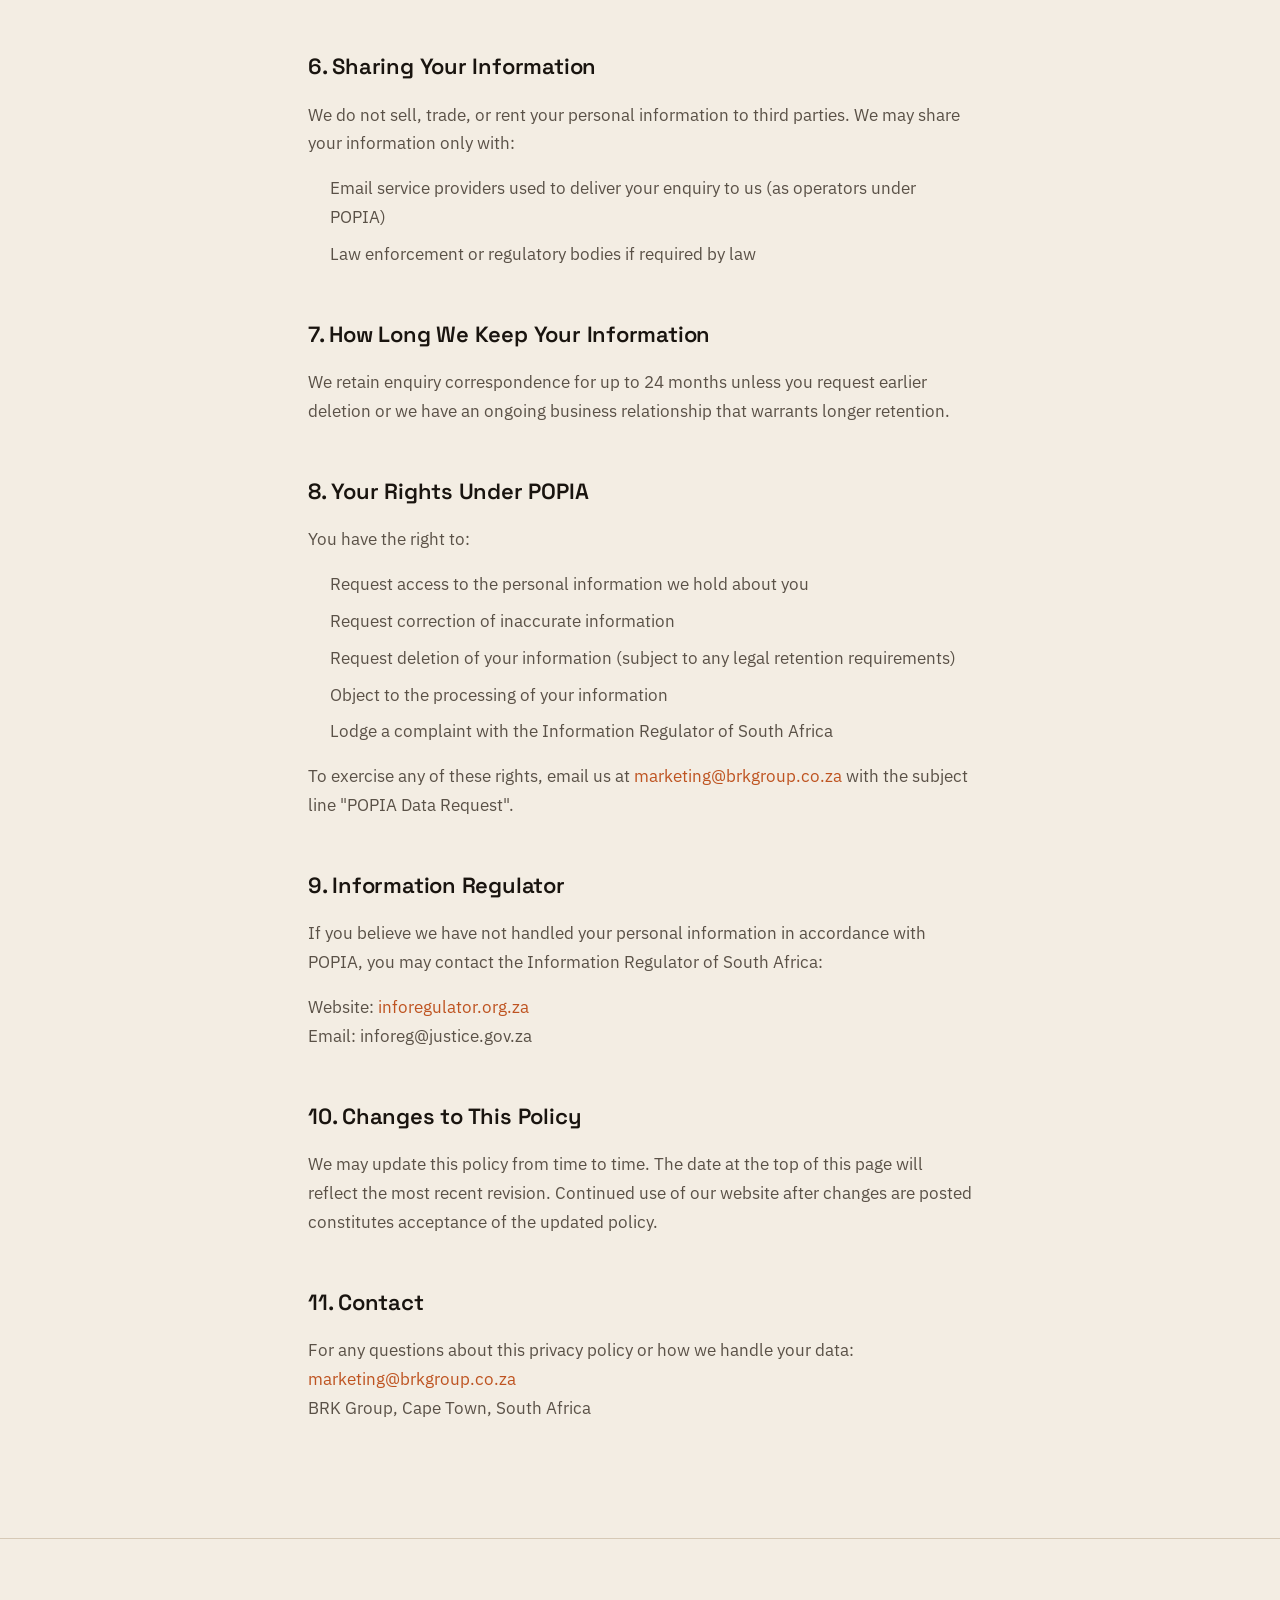
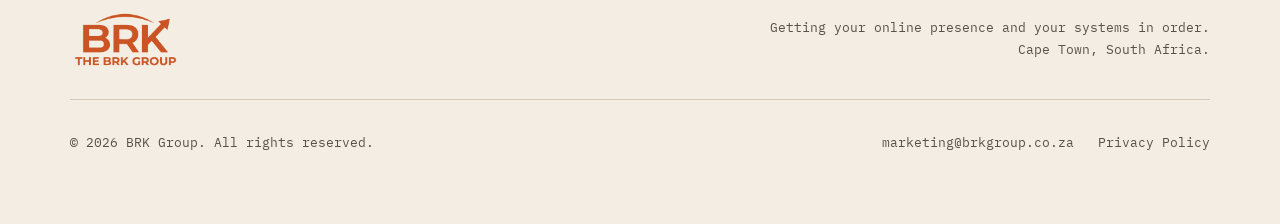
<file: privacy.html>
<!DOCTYPE html>
<html lang="en">
<head>
  <meta charset="UTF-8">
  <meta name="viewport" content="width=device-width, initial-scale=1.0">
  <meta name="description" content="BRK Group Privacy Policy — how we collect, use, and protect your personal information in accordance with POPIA.">
  <title>Privacy Policy | BRK Group</title>
  <meta name="robots" content="noindex, follow">
  <meta name="theme-color" content="#F3EDE3">
  <link rel="icon" href="Images/Branding/brkg.svg" type="image/svg+xml">
  <link rel="icon" href="Images/Branding/BRK Logo Orange Transparent.png" type="image/png">

  <link rel="preconnect" href="https://fonts.googleapis.com">
  <link rel="preconnect" href="https://fonts.gstatic.com" crossorigin>
  <link href="https://fonts.googleapis.com/css2?family=Space+Grotesk:wght@500;600;700&family=IBM+Plex+Sans:wght@400;500;600&family=IBM+Plex+Mono:wght@400;500&display=swap" rel="stylesheet">

  <link rel="stylesheet" href="css/styles.css">
  <style>
    .privacy-wrap {
      max-width: 760px;
      margin: 0 auto;
      padding: clamp(64px, 8vw, 110px) var(--pad-x) 100px;
    }

    .privacy-wrap h1 {
      font-family: var(--font-display);
      font-size: clamp(34px, 5vw, 52px);
      font-weight: 700;
      color: var(--ink);
      letter-spacing: -0.02em;
      line-height: 1.08;
      margin-bottom: 12px;
    }

    .privacy-wrap .last-updated {
      font-family: var(--font-mono);
      font-size: 12.5px;
      color: var(--ink-soft);
      letter-spacing: 0.04em;
      margin-bottom: 56px;
    }

    .privacy-wrap h2 {
      font-family: var(--font-display);
      font-size: 22px;
      font-weight: 600;
      color: var(--ink);
      margin-top: 48px;
      margin-bottom: 16px;
      letter-spacing: -0.01em;
    }

    .privacy-wrap p,
    .privacy-wrap li {
      font-family: var(--font-body);
      font-size: 16.5px;
      color: var(--ink-soft);
      line-height: 1.75;
      margin-bottom: 16px;
    }

    .privacy-wrap ul {
      padding-left: 22px;
      margin-bottom: 16px;
    }

    .privacy-wrap li { margin-bottom: 8px; }

    .privacy-wrap a {
      color: var(--clay);
      transition: color 0.2s ease;
    }

    .privacy-wrap a:hover { color: var(--clay-deep); }

    .privacy-wrap .back-link {
      display: inline-flex;
      align-items: center;
      gap: 8px;
      font-family: var(--font-mono);
      font-size: 13px;
      color: var(--ink-soft);
      margin-bottom: 48px;
      transition: color 0.25s ease;
    }

    .privacy-wrap .back-link:hover { color: var(--ink); }
  </style>
</head>
<body>

  <a class="skip-link" href="#privacy">Skip to content</a>

  <nav class="nav" aria-label="Primary">
    <a href="/" class="logo" aria-label="BRK Group — home">
      <img src="Images/Branding/BRK Logo Orange Transparent.png" alt="BRK Group" class="logo-img">
    </a>
    <ul class="nav-links">
      <li><a href="/#services">Services</a></li>
      <li><a href="/#who">Who it's for</a></li>
      <li><a href="/#about">About</a></li>
      <li><a href="/#contact" class="nav-cta">Start a conversation</a></li>
    </ul>
    <button class="nav-toggle" aria-label="Toggle menu" aria-expanded="false" aria-controls="mobile-menu">
      <span></span>
      <span></span>
      <span></span>
    </button>
  </nav>

  <div class="mobile-menu" id="mobile-menu">
    <ul>
      <li><a href="/#services">Services</a></li>
      <li><a href="/#who">Who it's for</a></li>
      <li><a href="/#about">About</a></li>
      <li><a href="/#contact" class="nav-cta">Start a conversation</a></li>
    </ul>
  </div>

  <div class="privacy-wrap" id="privacy">
    <a href="/" class="back-link">← Back to home</a>

    <h1>Privacy Policy</h1>
    <p class="last-updated">Last updated: May 2026</p>

    <p>BRK Group ("we", "us", "our") is committed to protecting your personal information in accordance with the Protection of Personal Information Act 4 of 2013 (POPIA). This policy explains what information we collect, why we collect it, and how we handle it.</p>

    <h2>1. Who We Are</h2>
    <p>BRK Group is a Cape Town-based business consultancy, operating in South Africa. For any privacy-related matters, you can contact us at <a href="mailto:marketing@brkgroup.co.za">marketing@brkgroup.co.za</a>.</p>

    <h2>2. Information We Collect</h2>
    <p>When you submit an enquiry through our contact form, we collect:</p>
    <ul>
      <li>Your name</li>
      <li>Your email address</li>
      <li>The name or type of your business</li>
      <li>The message or enquiry you submit</li>
    </ul>
    <p>We do not collect sensitive personal information (as defined by POPIA), financial information, or information about minors.</p>

    <h2>3. Why We Collect It</h2>
    <p>We collect this information solely to respond to your enquiry and assess whether we can assist your business. We will not use your information for any unrelated purpose without your explicit consent.</p>

    <h2>4. Legal Basis for Processing</h2>
    <p>We process your personal information on the basis of your consent (by submitting the form) and our legitimate interest in responding to business enquiries.</p>

    <h2>5. How We Store and Protect Your Information</h2>
    <p>Enquiries submitted through our contact form are delivered to our team via a third-party email delivery service. We take reasonable technical and organisational measures to protect your personal information from unauthorised access, loss, or misuse.</p>
    <p>We do not store your contact form submissions in a database beyond what is held in our email systems.</p>

    <h2>6. Sharing Your Information</h2>
    <p>We do not sell, trade, or rent your personal information to third parties. We may share your information only with:</p>
    <ul>
      <li>Email service providers used to deliver your enquiry to us (as operators under POPIA)</li>
      <li>Law enforcement or regulatory bodies if required by law</li>
    </ul>

    <h2>7. How Long We Keep Your Information</h2>
    <p>We retain enquiry correspondence for up to 24 months unless you request earlier deletion or we have an ongoing business relationship that warrants longer retention.</p>

    <h2>8. Your Rights Under POPIA</h2>
    <p>You have the right to:</p>
    <ul>
      <li>Request access to the personal information we hold about you</li>
      <li>Request correction of inaccurate information</li>
      <li>Request deletion of your information (subject to any legal retention requirements)</li>
      <li>Object to the processing of your information</li>
      <li>Lodge a complaint with the Information Regulator of South Africa</li>
    </ul>
    <p>To exercise any of these rights, email us at <a href="mailto:marketing@brkgroup.co.za">marketing@brkgroup.co.za</a> with the subject line "POPIA Data Request".</p>

    <h2>9. Information Regulator</h2>
    <p>If you believe we have not handled your personal information in accordance with POPIA, you may contact the Information Regulator of South Africa:</p>
    <p>Website: <a href="https://inforegulator.org.za" target="_blank" rel="noopener">inforegulator.org.za</a><br>
    Email: inforeg@justice.gov.za</p>

    <h2>10. Changes to This Policy</h2>
    <p>We may update this policy from time to time. The date at the top of this page will reflect the most recent revision. Continued use of our website after changes are posted constitutes acceptance of the updated policy.</p>

    <h2>11. Contact</h2>
    <p>For any questions about this privacy policy or how we handle your data:<br>
    <a href="mailto:marketing@brkgroup.co.za">marketing@brkgroup.co.za</a><br>
    BRK Group, Cape Town, South Africa</p>
  </div>

  <footer class="footer">
    <div class="footer-top">
      <a href="/" class="logo" aria-label="BRK Group — home">
        <img src="Images/Branding/BRK Logo Orange Transparent.png" alt="BRK Group" class="logo-img">
      </a>
      <p class="footer-tagline">Getting your online presence and your systems in order.<br>Cape Town, South Africa.</p>
    </div>
    <div class="footer-bottom">
      <p>&copy; <span id="copyright-year">2026</span> BRK Group. All rights reserved.</p>
      <div class="footer-links">
        <a href="mailto:marketing@brkgroup.co.za">marketing@brkgroup.co.za</a>
        <a href="privacy.html">Privacy Policy</a>
      </div>
    </div>
  </footer>

  <script defer src="js/main.js"></script>
</body>
</html>
</file>
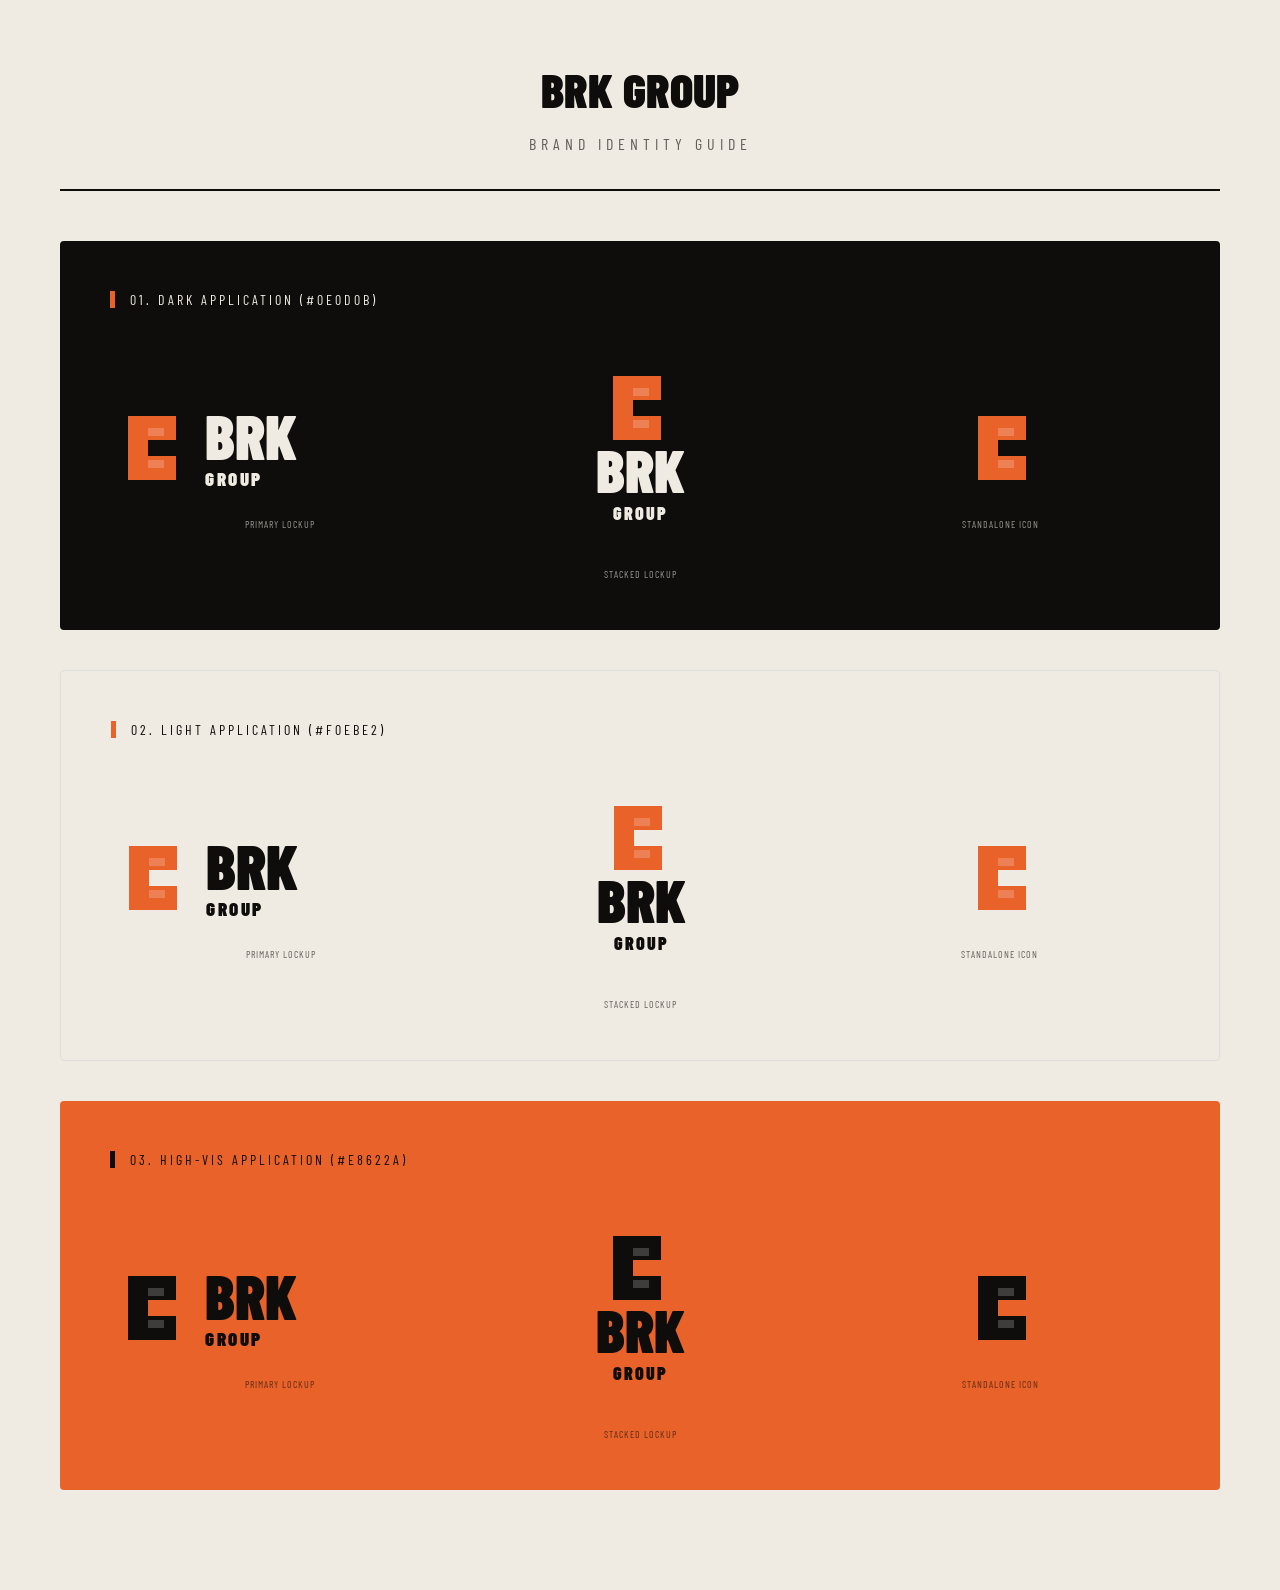
<file: Images/Branding/BRK_Group_Logo_Guide.html>
<!DOCTYPE html>
<html lang="en">
<head>
    <meta charset="UTF-8">
    <title>BRK Group Logo Design Sheet</title>
    <style>
        @import url('https://fonts.googleapis.com/css2?family=Barlow+Condensed:wght@900&display=swap');
        body {
            margin: 0;
            padding: 60px;
            font-family: 'Barlow Condensed', sans-serif;
            background-color: #f0ebe2;
        }
        .header { margin-bottom: 50px; text-align: center; border-bottom: 2px solid #0e0d0b; padding-bottom: 20px; }
        h1 { font-weight: 900; text-transform: uppercase; margin: 0; font-size: 3rem; color: #0e0d0b; }
        
        .section {
            margin-bottom: 40px;
            padding: 50px;
            border-radius: 4px;
        }
        .dark-bg { background-color: #0e0d0b; }
        .light-bg { background-color: #f0ebe2; }
        .orange-bg { background-color: #e8622a; }
        
        .section-title {
            font-size: 14px;
            letter-spacing: 3px;
            text-transform: uppercase;
            margin-bottom: 40px;
            border-left: 5px solid #e8622a;
            padding-left: 15px;
        }
        .dark-bg .section-title { color: #f0ebe2; }
        .light-bg .section-title { color: #0e0d0b; }
        .orange-bg .section-title { color: #0e0d0b; border-left-color: #0e0d0b; }
        
        .grid {
            display: grid;
            grid-template-columns: repeat(3, 1fr);
            gap: 20px;
            align-items: center;
        }
        .logo-box {
            display: flex;
            flex-direction: column;
            align-items: center;
            justify-content: center;
        }
        .label {
            font-size: 10px;
            letter-spacing: 1px;
            margin-top: 20px;
            opacity: 0.6;
            text-transform: uppercase;
        }
        .dark-bg .label { color: #f0ebe2; }
        .light-bg .label { color: #0e0d0b; }
        .orange-bg .label { color: #0e0d0b; }
    </style>
</head>
<body>
    <div class="header">
        <h1>BRK GROUP</h1>
        <p style="letter-spacing: 5px; opacity: 0.6;">BRAND IDENTITY GUIDE</p>
    </div>

    <!-- Dark Background -->
    <div class="section dark-bg">
        <div class="section-title">01. Dark Application (#0e0d0b)</div>
        <div class="grid">
            <div class="logo-box">
        <svg width="340" height="100" viewBox="0 0 340 100" xmlns="http://www.w3.org/2000/svg">
            <g transform="translate(10, 10)">
                
    <g transform="scale(0.8) translate(10, 10)">
        <path d="M0 0 H60 V30 H25 V50 H60 V80 H0 V0 Z" fill="#e8622a" />
        <rect x="25" y="15" width="20" height="10" fill="white" fill-opacity="0.2" />
        <rect x="25" y="55" width="20" height="10" fill="white" fill-opacity="0.2" />
    </g>
                <text x="85" y="52" style="font-family:'Barlow Condensed', sans-serif; font-weight:900; text-transform:uppercase; font-size:62px;" fill="#f0ebe2">BRK</text>
                <text x="85" y="78" style="font-family:'Barlow Condensed', sans-serif; font-weight:900; text-transform:uppercase; font-size:19px; letter-spacing:2.5px;" fill="#f0ebe2">GROUP</text>
            </g>
        </svg><div class="label">Primary Lockup</div></div>
            <div class="logo-box">
        <svg width="200" height="200" viewBox="0 0 200 200" xmlns="http://www.w3.org/2000/svg">
            <g transform="translate(65, 20)">
                
    <g transform="scale(0.8) translate(10, 10)">
        <path d="M0 0 H60 V30 H25 V50 H60 V80 H0 V0 Z" fill="#e8622a" />
        <rect x="25" y="15" width="20" height="10" fill="white" fill-opacity="0.2" />
        <rect x="25" y="55" width="20" height="10" fill="white" fill-opacity="0.2" />
    </g>
            </g>
            <text x="100" y="145" text-anchor="middle" style="font-family:'Barlow Condensed', sans-serif; font-weight:900; text-transform:uppercase; font-size:60px;" fill="#f0ebe2">BRK</text>
            <text x="100" y="172" text-anchor="middle" style="font-family:'Barlow Condensed', sans-serif; font-weight:900; text-transform:uppercase; font-size:18px; letter-spacing:2px;" fill="#f0ebe2">GROUP</text>
        </svg><div class="label">Stacked Lockup</div></div>
            <div class="logo-box">
        <svg width="100" height="100" viewBox="0 0 100 100" xmlns="http://www.w3.org/2000/svg">
            <g transform="translate(20, 10)">
                
    <g transform="scale(0.8) translate(10, 10)">
        <path d="M0 0 H60 V30 H25 V50 H60 V80 H0 V0 Z" fill="#e8622a" />
        <rect x="25" y="15" width="20" height="10" fill="white" fill-opacity="0.2" />
        <rect x="25" y="55" width="20" height="10" fill="white" fill-opacity="0.2" />
    </g>
            </g>
        </svg><div class="label">Standalone Icon</div></div>
        </div>
    </div>

    <!-- Light Background -->
    <div class="section light-bg" style="border: 1px solid #ddd;">
        <div class="section-title">02. Light Application (#f0ebe2)</div>
        <div class="grid">
            <div class="logo-box">
        <svg width="340" height="100" viewBox="0 0 340 100" xmlns="http://www.w3.org/2000/svg">
            <g transform="translate(10, 10)">
                
    <g transform="scale(0.8) translate(10, 10)">
        <path d="M0 0 H60 V30 H25 V50 H60 V80 H0 V0 Z" fill="#e8622a" />
        <rect x="25" y="15" width="20" height="10" fill="white" fill-opacity="0.2" />
        <rect x="25" y="55" width="20" height="10" fill="white" fill-opacity="0.2" />
    </g>
                <text x="85" y="52" style="font-family:'Barlow Condensed', sans-serif; font-weight:900; text-transform:uppercase; font-size:62px;" fill="#0e0d0b">BRK</text>
                <text x="85" y="78" style="font-family:'Barlow Condensed', sans-serif; font-weight:900; text-transform:uppercase; font-size:19px; letter-spacing:2.5px;" fill="#0e0d0b">GROUP</text>
            </g>
        </svg><div class="label">Primary Lockup</div></div>
            <div class="logo-box">
        <svg width="200" height="200" viewBox="0 0 200 200" xmlns="http://www.w3.org/2000/svg">
            <g transform="translate(65, 20)">
                
    <g transform="scale(0.8) translate(10, 10)">
        <path d="M0 0 H60 V30 H25 V50 H60 V80 H0 V0 Z" fill="#e8622a" />
        <rect x="25" y="15" width="20" height="10" fill="white" fill-opacity="0.2" />
        <rect x="25" y="55" width="20" height="10" fill="white" fill-opacity="0.2" />
    </g>
            </g>
            <text x="100" y="145" text-anchor="middle" style="font-family:'Barlow Condensed', sans-serif; font-weight:900; text-transform:uppercase; font-size:60px;" fill="#0e0d0b">BRK</text>
            <text x="100" y="172" text-anchor="middle" style="font-family:'Barlow Condensed', sans-serif; font-weight:900; text-transform:uppercase; font-size:18px; letter-spacing:2px;" fill="#0e0d0b">GROUP</text>
        </svg><div class="label">Stacked Lockup</div></div>
            <div class="logo-box">
        <svg width="100" height="100" viewBox="0 0 100 100" xmlns="http://www.w3.org/2000/svg">
            <g transform="translate(20, 10)">
                
    <g transform="scale(0.8) translate(10, 10)">
        <path d="M0 0 H60 V30 H25 V50 H60 V80 H0 V0 Z" fill="#e8622a" />
        <rect x="25" y="15" width="20" height="10" fill="white" fill-opacity="0.2" />
        <rect x="25" y="55" width="20" height="10" fill="white" fill-opacity="0.2" />
    </g>
            </g>
        </svg><div class="label">Standalone Icon</div></div>
        </div>
    </div>

    <!-- Orange Background -->
    <div class="section orange-bg">
        <div class="section-title">03. High-Vis Application (#e8622a)</div>
        <div class="grid">
            <div class="logo-box">
        <svg width="340" height="100" viewBox="0 0 340 100" xmlns="http://www.w3.org/2000/svg">
            <g transform="translate(10, 10)">
                
    <g transform="scale(0.8) translate(10, 10)">
        <path d="M0 0 H60 V30 H25 V50 H60 V80 H0 V0 Z" fill="#0e0d0b" />
        <rect x="25" y="15" width="20" height="10" fill="white" fill-opacity="0.2" />
        <rect x="25" y="55" width="20" height="10" fill="white" fill-opacity="0.2" />
    </g>
                <text x="85" y="52" style="font-family:'Barlow Condensed', sans-serif; font-weight:900; text-transform:uppercase; font-size:62px;" fill="#0e0d0b">BRK</text>
                <text x="85" y="78" style="font-family:'Barlow Condensed', sans-serif; font-weight:900; text-transform:uppercase; font-size:19px; letter-spacing:2.5px;" fill="#0e0d0b">GROUP</text>
            </g>
        </svg><div class="label">Primary Lockup</div></div>
            <div class="logo-box">
        <svg width="200" height="200" viewBox="0 0 200 200" xmlns="http://www.w3.org/2000/svg">
            <g transform="translate(65, 20)">
                
    <g transform="scale(0.8) translate(10, 10)">
        <path d="M0 0 H60 V30 H25 V50 H60 V80 H0 V0 Z" fill="#0e0d0b" />
        <rect x="25" y="15" width="20" height="10" fill="white" fill-opacity="0.2" />
        <rect x="25" y="55" width="20" height="10" fill="white" fill-opacity="0.2" />
    </g>
            </g>
            <text x="100" y="145" text-anchor="middle" style="font-family:'Barlow Condensed', sans-serif; font-weight:900; text-transform:uppercase; font-size:60px;" fill="#0e0d0b">BRK</text>
            <text x="100" y="172" text-anchor="middle" style="font-family:'Barlow Condensed', sans-serif; font-weight:900; text-transform:uppercase; font-size:18px; letter-spacing:2px;" fill="#0e0d0b">GROUP</text>
        </svg><div class="label">Stacked Lockup</div></div>
            <div class="logo-box">
        <svg width="100" height="100" viewBox="0 0 100 100" xmlns="http://www.w3.org/2000/svg">
            <g transform="translate(20, 10)">
                
    <g transform="scale(0.8) translate(10, 10)">
        <path d="M0 0 H60 V30 H25 V50 H60 V80 H0 V0 Z" fill="#0e0d0b" />
        <rect x="25" y="15" width="20" height="10" fill="white" fill-opacity="0.2" />
        <rect x="25" y="55" width="20" height="10" fill="white" fill-opacity="0.2" />
    </g>
            </g>
        </svg><div class="label">Standalone Icon</div></div>
        </div>
    </div>

</body>
</html>
</file>
<file: css/styles.css>
/* ============================================
   BRK Group — Styles
   "Clay & Ink": warm studio paper × engineered spec-sheet
   ============================================ */

*, *::before, *::after {
  box-sizing: border-box;
  margin: 0;
  padding: 0;
}

:root {
  /* Palette — argued from the terracotta logo + Cape Town light */
  --paper: #f3ede3;   /* warm off-white ground */
  --paper-2: #efe7da; /* slightly deeper paper for alternating bands */
  --ink: #19140f;     /* warm near-black — TEXT and one dark band, never the default bg */
  --ink-soft: #5a5147;/* muted body ink */
  --clay: #be5320;    /* brand terracotta — the "presence / growth / human" colour */
  --clay-deep: #97400f;
  --slate: #2e4b4f;   /* deep teal-slate — the "software / systems / engineered" colour */
  --slate-deep: #223639;
  --sand: #e7dccb;    /* secondary panel surface */
  --line: #d6c9b6;    /* warm hairline */
  --line-strong: #c3b39a;

  --font-display: 'Space Grotesk', 'Segoe UI', sans-serif;
  --font-body: 'IBM Plex Sans', system-ui, sans-serif;
  --font-mono: 'IBM Plex Mono', ui-monospace, 'Courier New', monospace;

  --wrap: 1140px;
  --pad-x: 48px;
  --radius: 4px;
}

html {
  scroll-behavior: smooth;
  /* Clip horizontal overflow on the viewport itself. Setting this on <body>
     instead turns the body into a nested scroll container and traps vertical
     scrolling, so it must live here. */
  overflow-x: hidden;
}

body {
  background: var(--paper);
  color: var(--ink);
  font-family: var(--font-body);
  font-size: 17px;
  line-height: 1.6;
  -webkit-font-smoothing: antialiased;
  -moz-osx-font-smoothing: grayscale;
}

a { color: inherit; text-decoration: none; }
img { max-width: 100%; height: auto; display: block; }
ol, ul { list-style: none; }

/* Accessibility: visible focus + skip link */
:focus-visible {
  outline: 2px solid var(--clay);
  outline-offset: 3px;
  border-radius: 2px;
}

.skip-link {
  position: absolute;
  left: -9999px;
  top: 8px;
  z-index: 200;
  background: var(--ink);
  color: var(--paper);
  padding: 10px 18px;
  font-family: var(--font-mono);
  font-size: 13px;
}
.skip-link:focus {
  left: 12px;
}


/* ============================================
   Shared type roles
   ============================================ */

/* Mono metadata — replaces the ALL-CAPS "eyebrow" pattern with spec-sheet labels */
.meta {
  font-family: var(--font-mono);
  font-size: 12.5px;
  font-weight: 500;
  letter-spacing: 0.04em;
  color: var(--clay-deep);
}

.section-title {
  font-family: var(--font-display);
  font-weight: 600;
  font-size: clamp(30px, 4.4vw, 46px);
  line-height: 1.08;
  letter-spacing: -0.02em;
  color: var(--ink);
  text-wrap: balance;
}

.section-title .accent { color: var(--clay); }

.accent { color: var(--clay); }


/* ============================================
   Layout helpers
   ============================================ */

.section {
  padding: clamp(64px, 9vw, 120px) var(--pad-x);
  border-top: 1px solid var(--line);
}

.section > * {
  max-width: var(--wrap);
  margin-inline: auto;
}

.section-head {
  max-width: 760px;
  margin-inline: auto;
  margin-bottom: clamp(40px, 5vw, 64px);
}

.section-head .meta { display: block; margin-bottom: 18px; }

.section-lede,
.contact-lede {
  margin-top: 22px;
  font-size: 18px;
  color: var(--ink-soft);
  max-width: 560px;
}


/* ============================================
   Navigation
   ============================================ */

.nav {
  position: sticky;
  top: 0;
  z-index: 100;
  display: flex;
  justify-content: space-between;
  align-items: center;
  gap: 24px;
  padding: 0 var(--pad-x);
  height: 76px;
  background: color-mix(in srgb, var(--paper) 88%, transparent);
  backdrop-filter: blur(8px);
  border-bottom: 1px solid var(--line);
}

.logo { display: inline-flex; align-items: center; }
.logo-img { height: 52px; width: auto; }

.nav-links {
  display: flex;
  gap: 30px;
  align-items: center;
}

.nav-links a {
  font-family: var(--font-mono);
  font-size: 13.5px;
  color: var(--ink-soft);
  letter-spacing: 0.01em;
  transition: color 0.25s ease;
}
.nav-links a:hover { color: var(--ink); }

.nav-cta {
  background: var(--ink);
  color: var(--paper) !important;
  padding: 9px 18px;
  border-radius: var(--radius);
  transition: background 0.25s ease;
}
.nav-cta:hover { background: var(--clay); }

.nav-toggle {
  display: none;
  flex-direction: column;
  gap: 5px;
  background: none;
  border: none;
  cursor: pointer;
  padding: 8px;
}
.nav-toggle span {
  display: block;
  width: 24px;
  height: 2px;
  background: var(--ink);
  transition: transform 0.3s ease, opacity 0.3s ease;
}
.nav-toggle.active span:nth-child(1) { transform: translateY(7px) rotate(45deg); }
.nav-toggle.active span:nth-child(2) { opacity: 0; }
.nav-toggle.active span:nth-child(3) { transform: translateY(-7px) rotate(-45deg); }

.mobile-menu {
  position: fixed;
  top: 76px;
  left: 0;
  right: 0;
  background: var(--paper);
  border-bottom: 1px solid var(--line);
  padding: 22px var(--pad-x);
  z-index: 99;
  opacity: 0;
  transform: translateY(-6px);
  pointer-events: none;
  transition: opacity 0.22s ease, transform 0.22s ease;
}
.mobile-menu.active { opacity: 1; transform: translateY(0); pointer-events: auto; }
.mobile-menu ul { display: flex; flex-direction: column; gap: 18px; }
.mobile-menu a {
  font-family: var(--font-mono);
  font-size: 16px;
  color: var(--ink);
}
.mobile-menu .nav-cta { display: inline-block; }


/* ============================================
   Buttons
   ============================================ */

.btn {
  display: inline-flex;
  align-items: center;
  gap: 8px;
  font-family: var(--font-mono);
  font-size: 14px;
  font-weight: 500;
  letter-spacing: 0.01em;
  cursor: pointer;
  border: none;
  transition: background 0.25s ease, color 0.25s ease, border-color 0.25s ease;
}

.btn-primary {
  background: var(--clay);
  color: var(--paper);
  padding: 15px 28px;
  border-radius: var(--radius);
}
.btn-primary:hover { background: var(--clay-deep); }

.btn-link {
  color: var(--ink);
  padding: 15px 4px;
  border-bottom: 1px solid var(--line-strong);
  border-radius: 0;
}
.btn-link:hover { color: var(--clay); border-color: var(--clay); }

.btn-full { width: 100%; justify-content: center; }


/* ============================================
   Hero — the one orchestrated motion moment
   ============================================ */

.hero {
  position: relative;
  min-height: min(88vh, 760px);
  display: grid;
  grid-template-columns: minmax(0, 1fr) minmax(0, 300px);
  align-items: center;
  gap: 40px;
  max-width: var(--wrap);
  margin-inline: auto;
  padding: clamp(56px, 8vw, 96px) var(--pad-x);
}

.hero-inner { max-width: 680px; }

.hero-meta { margin-bottom: 26px; }

.hero-title {
  font-family: var(--font-display);
  font-weight: 700;
  font-size: clamp(38px, 6.6vw, 74px);
  line-height: 1.02;
  letter-spacing: -0.03em;
  color: var(--ink);
  margin-bottom: 30px;
}
.hero-title .line { display: block; }
.hero-title .accent { color: var(--clay); }

.hero-description {
  font-size: clamp(17px, 1.6vw, 19px);
  color: var(--ink-soft);
  line-height: 1.68;
  max-width: 540px;
  margin-bottom: 38px;
}

.hero-actions {
  display: flex;
  gap: 22px;
  align-items: center;
  flex-wrap: wrap;
}

.hero-mark {
  justify-self: end;
  align-self: center;
  width: min(260px, 60vw);
}
.hero-mark svg { width: 100%; height: auto; overflow: visible; }


/* ============================================
   Services — capability index (NOT identical cards)
   ============================================ */

.capability-index {
  border-top: 1px solid var(--line-strong);
}

.capability {
  display: grid;
  grid-template-columns: 150px minmax(0, 1fr) 210px;
  gap: 40px;
  align-items: start;
  padding: 40px 0;
  border-bottom: 1px solid var(--line);
  position: relative;
}

/* the left marker — a colour-coded rule, differentiating clay vs slate work */
.capability-tag {
  display: flex;
  align-items: center;
  gap: 14px;
}
.capability-tag::before {
  content: "";
  width: 26px;
  height: 3px;
  flex: none;
  background: var(--clay);
}
.capability--slate .capability-tag::before { background: var(--slate); }
.capability--slate .capability-tag .meta { color: var(--slate); }

.capability-body h3 {
  font-family: var(--font-display);
  font-weight: 600;
  font-size: clamp(22px, 2.6vw, 30px);
  letter-spacing: -0.02em;
  line-height: 1.14;
  color: var(--ink);
  margin-bottom: 14px;
}
.capability-body p {
  color: var(--ink-soft);
  font-size: 16.5px;
  line-height: 1.66;
  max-width: 52ch;
}

.capability-for {
  text-align: right;
  color: var(--ink-soft);
  line-height: 1.5;
  padding-top: 6px;
}
.capability--slate .capability-for { color: var(--slate); }


/* ============================================
   Who it's for — by size/need, two poles
   ============================================ */

.section-who { background: var(--paper-2); }

.who-grid {
  display: grid;
  grid-template-columns: 1fr auto 1fr;
  gap: 32px;
  align-items: stretch;
}

.who-pole {
  background: var(--paper);
  border: 1px solid var(--line);
  border-top: 4px solid var(--clay);
  padding: clamp(28px, 3.4vw, 44px);
  border-radius: var(--radius);
}
.who-pole--slate { border-top-color: var(--slate); }
.who-pole .meta { display: block; margin-bottom: 12px; }
.who-pole--slate .meta { color: var(--slate); }

.who-pole h3 {
  font-family: var(--font-display);
  font-weight: 600;
  font-size: clamp(24px, 3vw, 32px);
  letter-spacing: -0.02em;
  margin-bottom: 16px;
  color: var(--ink);
}
.who-pole p { color: var(--ink-soft); font-size: 16.5px; line-height: 1.66; }

.who-connector {
  display: flex;
  flex-direction: column;
  align-items: center;
  justify-content: center;
  gap: 0;
}
.who-connector-line {
  width: 2px;
  flex: 1;
  min-height: 40px;
  background: linear-gradient(var(--clay), var(--slate));
}
.who-connector-dot {
  width: 12px;
  height: 12px;
  border-radius: 50%;
  border: 2px solid var(--ink);
  background: var(--paper);
  margin: 10px 0;
}


/* ============================================
   Selected work — image-forward cards (distinct from the capability index)
   ============================================ */

.work-grid {
  display: grid;
  grid-template-columns: repeat(auto-fill, minmax(250px, 1fr));
  gap: 24px;
}

.work-card {
  display: flex;
  flex-direction: column;
  background: var(--paper);
  border: 1px solid var(--line);
  border-radius: var(--radius);
  overflow: hidden;
}

/* preview area — renders as an intentional placeholder until a real
   screenshot is dropped in (swap the .work-shot div for an <img>). */
.work-shot {
  position: relative;
  aspect-ratio: 16 / 10;
  background:
    repeating-linear-gradient(45deg, transparent 0 11px, rgba(25,20,15,0.02) 11px 22px),
    var(--sand);
  border-bottom: 1px solid var(--line);
  display: flex;
  align-items: center;
  justify-content: center;
}
.work-shot span {
  font-family: var(--font-mono);
  font-size: 15px;
  letter-spacing: 0.08em;
  color: var(--ink-soft);
  padding: 7px 14px;
  border: 1px solid var(--line-strong);
  border-radius: 40px;
  background: var(--paper);
}
.work-card img.work-shot {
  display: block;
  width: 100%;
  height: auto;
  object-fit: cover;
}
/* type accent along the top of each card */
.work-card { border-top: 3px solid var(--clay); }
.work-card--slate { border-top-color: var(--slate); }
.work-card--slate .work-shot span { color: var(--slate); }

.work-body {
  padding: clamp(20px, 2.2vw, 26px);
  display: flex;
  flex-direction: column;
  gap: 10px;
  flex: 1;
}
.work-body .meta { color: var(--clay); }
.work-card--slate .work-body .meta { color: var(--slate); }
.work-body h3 {
  font-family: var(--font-display);
  font-weight: 600;
  font-size: 21px;
  letter-spacing: -0.01em;
  color: var(--ink);
}
.work-body p {
  color: var(--ink-soft);
  font-size: 15.5px;
  line-height: 1.6;
}
.work-link {
  margin-top: auto;
  padding-top: 6px;
  font-family: var(--font-mono);
  font-size: 13.5px;
  color: var(--ink);
  border-bottom: 1px solid transparent;
  align-self: flex-start;
  transition: color 0.2s ease, border-color 0.2s ease;
}
.work-link:hover { color: var(--clay); border-color: var(--clay); }
.work-card--slate .work-link:hover { color: var(--slate); border-color: var(--slate); }


/* ============================================
   Ethos band — the one inverted-contrast moment
   ============================================ */

.ethos {
  background: var(--ink);
  color: var(--paper);
  padding: clamp(72px, 10vw, 132px) var(--pad-x);
}
.ethos-inner { max-width: 900px; margin-inline: auto; }
.ethos-meta { color: var(--clay); margin-bottom: 26px; }
.ethos-statement {
  font-family: var(--font-display);
  font-weight: 500;
  font-size: clamp(24px, 3.4vw, 40px);
  line-height: 1.28;
  letter-spacing: -0.02em;
  color: var(--paper);
  text-wrap: balance;
}
.ethos-statement .accent { color: var(--clay); }


/* ============================================
   Approach — a genuine sequence (numbering earns its place)
   ============================================ */

.steps {
  display: grid;
  grid-template-columns: repeat(3, 1fr);
  gap: 1px;
  background: var(--line);
  border: 1px solid var(--line);
  border-radius: var(--radius);
  overflow: hidden;
}
.step {
  background: var(--paper);
  padding: clamp(28px, 3vw, 40px);
  position: relative;
}
.step-num {
  display: block;
  font-size: 14px;
  color: var(--clay);
  margin-bottom: 22px;
}
.step-num::before {
  content: "";
  display: block;
  width: 34px;
  height: 2px;
  background: var(--clay);
  margin-bottom: 14px;
}
.step h3 {
  font-family: var(--font-display);
  font-weight: 600;
  font-size: 23px;
  letter-spacing: -0.01em;
  margin-bottom: 12px;
  color: var(--ink);
}
.step p { color: var(--ink-soft); font-size: 16px; line-height: 1.62; }


/* ============================================
   About
   ============================================ */

.about-grid {
  display: grid;
  grid-template-columns: 0.85fr 1.15fr;
  gap: clamp(40px, 6vw, 80px);
  align-items: start;
  max-width: var(--wrap);
}
.about-head { margin-bottom: 0; }
.about-head .meta { display: block; margin-bottom: 18px; }
.about-body p {
  color: var(--ink-soft);
  font-size: 18px;
  line-height: 1.72;
  margin-bottom: 22px;
}
.about-body p:last-child { margin-bottom: 0; }
.about-body p:first-child { color: var(--ink); }


/* ============================================
   Contact
   ============================================ */

.section-contact { background: var(--paper-2); }
.contact-grid {
  display: grid;
  grid-template-columns: 1fr 1fr;
  gap: clamp(40px, 6vw, 80px);
  align-items: start;
}
.contact-content .meta { display: block; margin-bottom: 18px; }
.contact-content .section-title { margin-bottom: 4px; }

.contact-info {
  margin-top: 40px;
  display: grid;
  grid-template-columns: 1fr 1fr;
  gap: 26px;
}
.contact-item { display: flex; flex-direction: column; gap: 6px; }
.contact-label { color: var(--ink-soft); }
.contact-item a, .contact-item span:not(.meta) {
  font-size: 16.5px;
  color: var(--ink);
  transition: color 0.25s ease;
}
.contact-item a:hover { color: var(--clay); }

.contact-form {
  background: var(--paper);
  border: 1px solid var(--line);
  border-radius: var(--radius);
  padding: clamp(28px, 3.4vw, 40px);
  display: flex;
  flex-direction: column;
  gap: 20px;
}
.form-group { display: flex; flex-direction: column; gap: 8px; }
.form-group label {
  font-family: var(--font-mono);
  font-size: 12.5px;
  color: var(--ink-soft);
  letter-spacing: 0.02em;
}
.form-group input,
.form-group textarea {
  background: var(--paper-2);
  border: 1px solid var(--line-strong);
  border-radius: var(--radius);
  color: var(--ink);
  font-family: var(--font-body);
  font-size: 16px;
  padding: 13px 15px;
  transition: border-color 0.2s ease, background 0.2s ease;
}
.form-group input:focus,
.form-group textarea:focus {
  outline: none;
  border-color: var(--clay);
  background: var(--paper);
}
.form-group input::placeholder,
.form-group textarea::placeholder { color: #9a9086; }
.form-group textarea { resize: vertical; min-height: 120px; }

.form-success {
  display: none;
  padding: 20px;
  background: var(--sand);
  border: 1px solid var(--clay);
  border-radius: var(--radius);
  text-align: center;
}
.form-success p { color: var(--ink); font-size: 16px; }


/* ============================================
   Footer
   ============================================ */

.footer {
  padding: clamp(48px, 6vw, 72px) var(--pad-x);
  border-top: 1px solid var(--line);
}
.footer-top, .footer-bottom {
  max-width: var(--wrap);
  margin-inline: auto;
}
.footer-top {
  display: flex;
  justify-content: space-between;
  align-items: center;
  gap: 28px;
  flex-wrap: wrap;
  padding-bottom: 32px;
  margin-bottom: 32px;
  border-bottom: 1px solid var(--line);
}
.footer .logo-img { height: 56px; }
.footer-tagline {
  font-family: var(--font-mono);
  font-size: 13px;
  color: var(--ink-soft);
  line-height: 1.7;
  text-align: right;
}
.footer-bottom {
  display: flex;
  justify-content: space-between;
  align-items: center;
  gap: 20px;
  flex-wrap: wrap;
}
.footer-bottom p { font-family: var(--font-mono); font-size: 12.5px; color: var(--ink-soft); }
.footer-links { display: flex; gap: 24px; }
.footer-links a {
  font-family: var(--font-mono);
  font-size: 12.5px;
  color: var(--ink-soft);
  transition: color 0.25s ease;
}
.footer-links a:hover { color: var(--clay); }


/* ============================================
   WhatsApp float
   ============================================ */

.whatsapp-float {
  position: fixed;
  bottom: 28px;
  right: 28px;
  width: 56px;
  height: 56px;
  background-color: #25d366;
  color: white;
  border-radius: 50%;
  display: flex;
  align-items: center;
  justify-content: center;
  box-shadow: 0 6px 18px rgba(25, 20, 15, 0.22);
  z-index: 90;
  transition: transform 0.25s ease, background-color 0.25s ease;
}
.whatsapp-float:hover { transform: scale(1.06); background-color: #1ebe5b; }


/* ============================================
   Motion — calm reveals + reduced-motion honoured
   ============================================ */

/* elements JS marks for a single calm reveal */
.reveal {
  opacity: 0;
  transform: translateY(18px);
}
.reveal.is-visible {
  opacity: 1;
  transform: none;
  transition: opacity 0.7s ease, transform 0.7s ease;
}

/* hero pieces animated by GSAP get pre-hidden ONLY when JS + motion are active */
.js-anim .hero-meta,
.js-anim .hero-title .line,
.js-anim .hero-description,
.js-anim .hero-actions { opacity: 0; }

/* growth mark: prepared for stroke draw when animation is active */
.js-anim .hero-mark .mark-line,
.js-anim .hero-mark .mark-head,
.js-anim .hero-mark .mark-arc { opacity: 0; }

@media (prefers-reduced-motion: reduce) {
  html { scroll-behavior: auto; }
  .reveal, .reveal.is-visible { opacity: 1 !important; transform: none !important; transition: none !important; }
  .js-anim .hero-meta,
  .js-anim .hero-title .line,
  .js-anim .hero-description,
  .js-anim .hero-actions,
  .js-anim .hero-mark .mark-line,
  .js-anim .hero-mark .mark-head,
  .js-anim .hero-mark .mark-arc { opacity: 1 !important; }
  .whatsapp-float, .btn, a, .nav-toggle span { transition: none !important; }
}


/* ============================================
   Responsive
   ============================================ */

@media (max-width: 900px) {
  :root { --pad-x: 24px; }

  .nav-links { display: none; }
  .nav-toggle { display: flex; }

  .hero {
    grid-template-columns: 1fr;
    min-height: 0;
    padding-top: 56px;
    padding-bottom: 64px;
  }
  .hero-mark { justify-self: start; order: -1; width: 150px; margin-bottom: 8px; }

  .capability {
    grid-template-columns: 1fr;
    gap: 14px;
    padding: 32px 0;
  }
  .capability-for { text-align: left; padding-top: 0; }

  .work-grid { grid-template-columns: 1fr; gap: 20px; }

  .who-grid { grid-template-columns: 1fr; gap: 20px; }
  .who-connector { flex-direction: row; height: auto; }
  .who-connector-line { width: auto; height: 2px; flex: 1; min-height: 0; min-width: 40px; }
  .who-connector-dot { margin: 0 10px; }

  .steps { grid-template-columns: 1fr; }

  .about-grid { grid-template-columns: 1fr; gap: 28px; }

  .contact-grid { grid-template-columns: 1fr; gap: 40px; }
}

@media (max-width: 520px) {
  .hero-actions { flex-direction: column; align-items: stretch; gap: 14px; }
  .btn-primary, .btn-link { justify-content: center; text-align: center; }
  .btn-link { border-bottom: none; text-decoration: underline; text-underline-offset: 4px; }

  .contact-info { grid-template-columns: 1fr; }
  .footer-top { flex-direction: column; align-items: flex-start; }
  .footer-tagline { text-align: left; }
  .footer-bottom { flex-direction: column; align-items: flex-start; }

  .whatsapp-float { bottom: 18px; right: 16px; width: 50px; height: 50px; }
}
</file>
